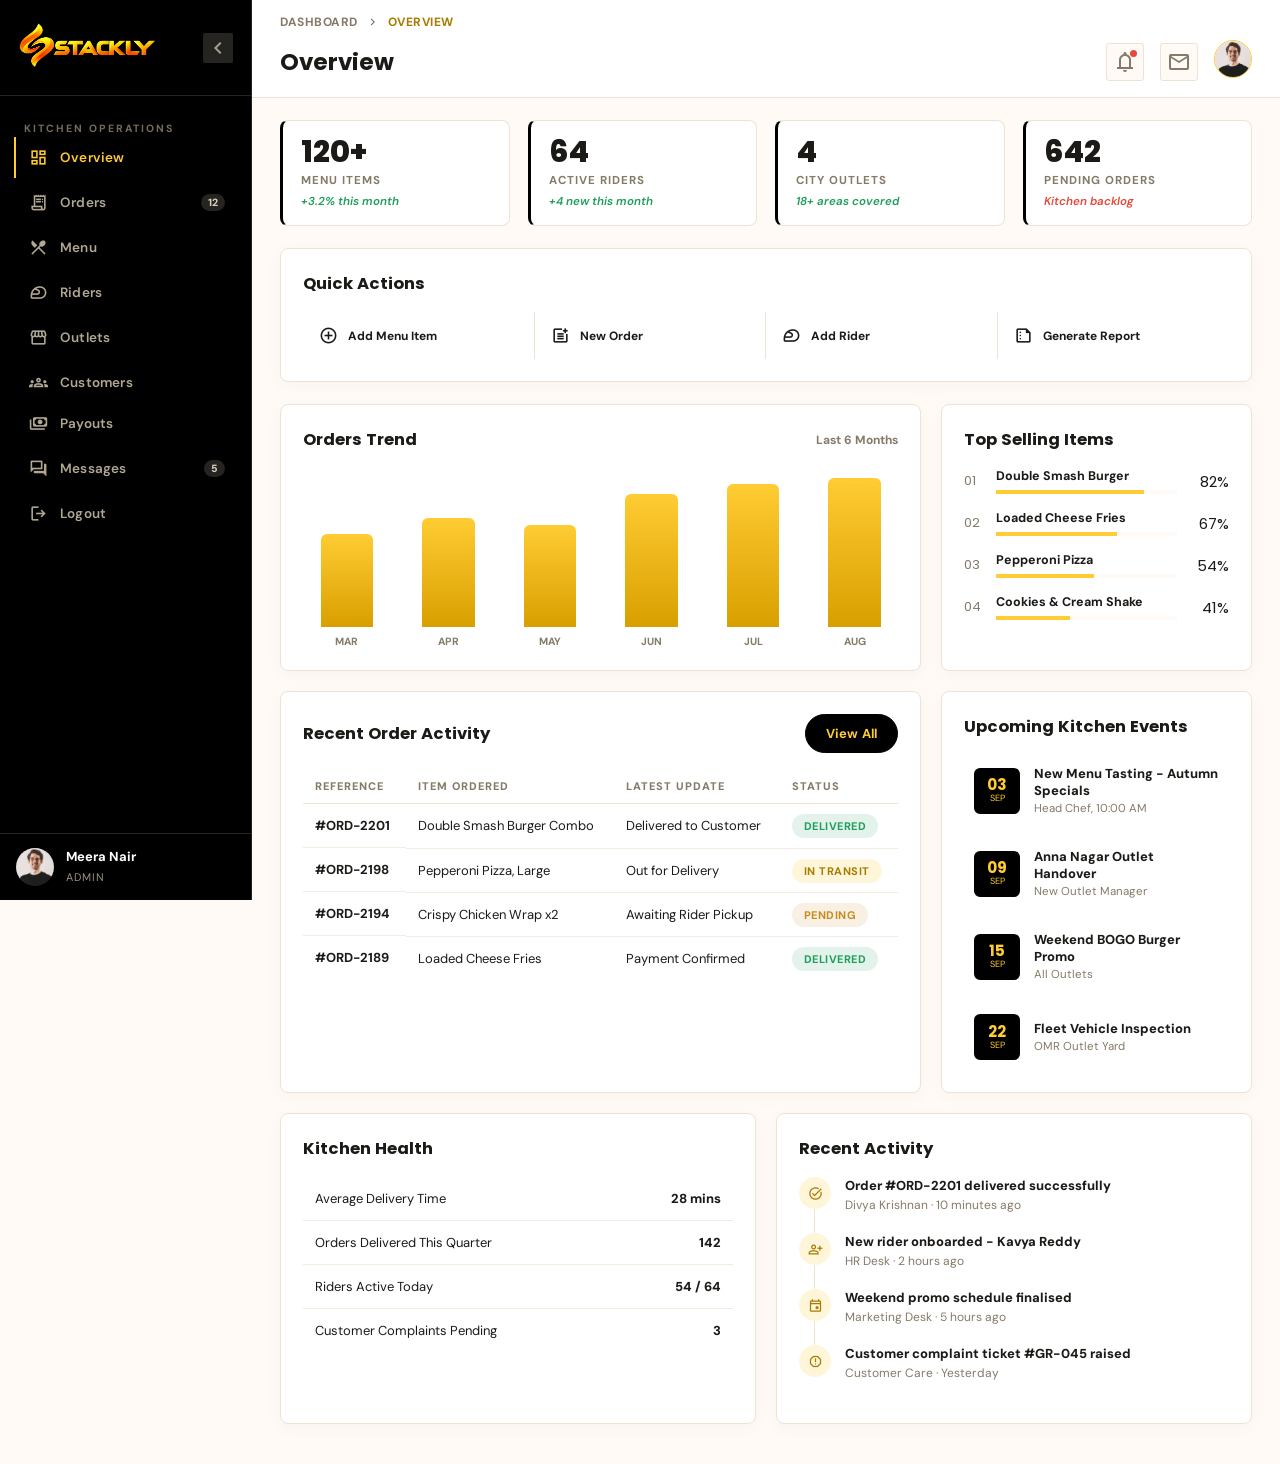
<file: admin.html>
<!DOCTYPE html>
<html lang="en">

<head>
    <meta charset="UTF-8">
    <meta name="viewport" content="width=device-width, initial-scale=1.0">
    <title>Stackly - Admin Dashboard</title>

    <link rel="preconnect" href="https://fonts.googleapis.com">
    <link rel="preconnect" href="https://fonts.gstatic.com" crossorigin>
    <link rel="stylesheet"
        href="https://fonts.googleapis.com/css2?family=Material+Symbols+Outlined:opsz,wght,FILL,GRAD@20..48,100..700,0,-50..200" />

    <link
        href="https://fonts.googleapis.com/css2?family=DM+Sans:wght@400;500;600;700&family=Poppins:wght@500;600;700;800&display=swap"
        rel="stylesheet">

    <style>
        * {
            margin: 0;
            padding: 0;
            box-sizing: border-box;
        }

        :root {
            --pcolor: #FFCC33;
            --pcolor-dim: rgba(255, 204, 51, .18);
            --dark: #000000;
            --panel-dark: #141212;
            --ink: #1c1a17;
            --sub: #857a68;
            --line: #ece3d3;
            --bg: #fffaf5;
            --card: #FFFFFF;
            --good: #1e9e5a;
            --warn: #c78a1c;
            --tomato: #e6483a;
            --r: 3px;
        }

        body {
            background: var(--bg);
            font-family: 'DM Sans', sans-serif;
            display: flex;
            overflow-x: hidden;
            min-height: 100vh;
            color: var(--ink);
        }

        .material-symbols-outlined {
            font-variation-settings: 'FILL' 0, 'wght' 400, 'GRAD' 0, 'opsz' 24;
        }

        /* ================= SIDEBAR ================= */
        .sidebar {
            width: 252px;
            flex-shrink: 0;
            background: var(--dark);
            display: flex;
            flex-direction: column;
            height: 100vh;
            position: sticky;
            top: 0;
            transition: width .3s ease;
            border-right: 1px solid #262421;
        }

        .sidebar.collapsed {
            width: 78px;
        }

        .sidebar.collapsed .nav-group-label,
        .sidebar.collapsed .side-nav button span.label,
        .sidebar.collapsed .side-nav button .badge-count,
        .sidebar.collapsed .sidebar-footer .who,
        .sidebar.collapsed .sidebar-logo img {
            display: none;
        }

        .sidebar.collapsed .sidebar-footer {
            justify-content: center;
        }

        .sidebar.collapsed .side-nav button {
            justify-content: center;
        }

        .sidebar-top {
            display: flex;
            align-items: center;
            justify-content: space-between;
            padding: 22px 18px;
            border-bottom: 1px solid #262421;
        }

        .sidebar-logo {
            display: flex;
            align-items: center;
            gap: 10px;
        }

        .sidebar-logo img {
            width: clamp(110px, 12vw, 138px);
        }

        .rail-toggle {
            background: #262421;
            border: none;
            color: #a99f8d;
            width: 30px;
            height: 30px;
            border-radius: 2px;
            display: flex;
            align-items: center;
            justify-content: center;
            cursor: pointer;
            flex-shrink: 0;
        }

        .rail-toggle:hover {
            color: var(--pcolor);
        }

        .sidebar-logo .adminclose {
            color: white;
            display: none;
            cursor: pointer;
        }

        .sidebar-scroll {
            flex: 1;
            overflow-y: auto;
            padding: 20px 14px;
        }

        .nav-group-label {
            font-size: 10.5px;
            letter-spacing: 2px;
            text-transform: uppercase;
            color: #766c5c;
            padding: 0 10px;
            margin: 18px 0 10px;
            font-weight: 700;
        }

        .nav-group-label:first-child {
            margin-top: 0;
        }

        .side-nav {
            display: flex;
            flex-direction: column;
            gap: 4px;
        }

        .side-nav button {
            display: flex;
            align-items: center;
            gap: 12px;
            width: 100%;
            padding: 11px 12px 11px 13px;
            border: none;
            border-left: 2px solid transparent;
            background: transparent;
            color: #b1a793;
            font-family: 'DM Sans', sans-serif;
            font-size: 13.5px;
            font-weight: 600;
            letter-spacing: .2px;
            border-radius: 0;
            cursor: pointer;
            text-align: left;
            transition: .3s ease;
            position: relative;
        }

        .side-nav button .material-symbols-outlined {
            font-size: 19px;
            flex-shrink: 0;
        }

        .side-nav button .badge-count {
            margin-left: auto;
            font-size: 10.5px;
            font-weight: 800;
            color: #d8cfbe;
            background: #262421;
            padding: 2px 7px;
            border-radius: 20px;
        }

        .side-nav button.active .badge-count {
            color: var(--pcolor);
            background: rgba(255, 204, 51, .16);
        }

        .side-nav button:hover {
            color: #fff;
            border-left-color: #4a463d;
        }

        .side-nav button.active {
            background: transparent;
            color: var(--pcolor);
            border-left-color: var(--pcolor);
        }

        .sidebar-footer {
            display: flex;
            align-items: center;
            gap: 12px;
            padding: 14px 16px;
            border-top: 1px solid #262421;
        }

        .sidebar-footer img {
            width: 38px;
            height: 38px;
            border-radius: 50%;
            object-fit: cover;
            flex-shrink: 0;
        }

        .sidebar-footer h4 {
            color: #fff;
            font-size: 13px;
            font-weight: 700;
        }

        .sidebar-footer span {
            color: #9a9182;
            font-size: 11px;
            text-transform: uppercase;
            letter-spacing: 1px;
        }

        /* ================= MAIN AREA ================= */
        .main {
            flex: 1;
            display: flex;
            flex-direction: column;
            min-width: 0;
        }

        .topbar {
            background: var(--card);
            border-bottom: 1px solid var(--line);
            padding: 14px 28px;
            display: flex;
            flex-direction: column;
            gap: 10px;
            position: sticky;
            top: 0;
            z-index: 50;
        }

        .topbar-row1 {
            display: flex;
            justify-content: space-between;
            align-items: center;
        }

        .breadcrumb {
            display: flex;
            align-items: center;
            gap: 8px;
            font-size: 12px;
            color: var(--sub);
            font-weight: 700;
            text-transform: uppercase;
            letter-spacing: .5px;
        }

        .breadcrumb .current {
            color: #a67b00;
        }

        .topbarimgcontainer {
            display: none;
            align-items: center;
            gap: 16px;
        }

        .topbarimgcontainer .topbarmenu {
            font-size: 22px;
            display: none;
            color: var(--ink);
            cursor: pointer;
        }

        .topbarimgcontainer .tlogo {
            display: none;
            align-items: center;
            gap: 8px;
        }

        .tlogo img {
            width: 100px;
        }

        .topbar-date {
            font-size: 12px;
            color: var(--sub);
            font-weight: 700;
        }

        .topbar-row2 {
            display: flex;
            justify-content: space-between;
            align-items: center;
            gap: 20px;
        }

        .topbar h2 {
            font-family: 'Poppins', sans-serif;
            font-weight: 700;
            font-size: 23px;
            color: var(--ink);
        }

        .topbar-right {
            display: flex;
            align-items: center;
            gap: 16px;
        }

        .search-box {
            display: flex;
            align-items: center;
            gap: 8px;
            background: var(--bg);
            border: 1px solid var(--line);
            border-radius: 3px;
            padding: 9px 15px;
        }

        .search-box input {
            border: none;
            background: transparent;
            outline: none;
            font-size: 13px;
            width: 200px;
            color: var(--ink);
            font-family: 'DM Sans', sans-serif;
        }

        .search-box input::placeholder {
            color: #b0a692;
        }

        .search-box>.material-symbols-outlined {
            color: var(--sub);
            font-size: 18px;
            cursor: pointer;
        }

        .icon-btn {
            position: relative;
            color: var(--sub);
            cursor: pointer;
            background: var(--bg);
            border: 1px solid var(--line);
            width: 38px;
            height: 38px;
            border-radius: 3px;
            display: flex;
            align-items: center;
            justify-content: center;
        }

        .icon-btn .dot {
            position: absolute;
            top: 6px;
            right: 6px;
            width: 7px;
            height: 7px;
            border-radius: 50%;
            background: var(--tomato);
        }

        .topbar-avatar img {
            width: 38px;
            height: 38px;
            border-radius: 50%;
            object-fit: cover;
            border: 1px solid var(--pcolor);
        }

        .content-scroll {
            padding: 22px 28px 40px;
            display: flex;
            flex-direction: column;
            gap: 22px;
        }

        .view {
            display: none;
            flex-direction: column;
            gap: 22px;
        }

        .view.active {
            display: flex;
        }

        .d-btn {
            padding: 10px 20px;
            background: var(--dark);
            border: 1px solid var(--dark);
            color: var(--pcolor);
            cursor: pointer;
            transition: .3s ease;
            font-size: 13px;
            font-weight: 700;
            letter-spacing: .2px;
            font-family: 'DM Sans', sans-serif;
            border-radius: 30px;
            text-wrap: nowrap;
        }

        .d-btn:hover {
            background: var(--pcolor);
            border-color: var(--pcolor);
            color: #181818;
        }

        .d-btn.ghost {
            background: transparent;
            color: var(--dark);
        }

        .d-btn.ghost:hover {
            background: var(--pcolor-dim);
            color: var(--ink);
        }

        .panel {
            background: var(--card);
            border: 1px solid var(--line);
            border-radius: 8px;
            padding: 22px;
            overflow-x: auto;
            box-shadow: 0 4px 18px rgba(25, 25, 25, 0.03);
        }

        .panel h3 {
            font-family: 'Poppins', sans-serif;
            font-weight: 700;
            font-size: 16.5px;
            color: var(--ink);
            margin-bottom: 16px;
        }

        .panel-head {
            display: flex;
            justify-content: space-between;
            align-items: center;
            margin-bottom: 16px;
            gap: 12px;
            flex-wrap: wrap;
        }

        .panel-head h3 {
            margin-bottom: 0;
        }

        .filter-chips {
            display: flex;
            gap: 8px;
            flex-wrap: wrap;
        }

        .filter-chips button {
            padding: 7px 16px;
            border-radius: 30px;
            border: 1px solid var(--line);
            background: var(--bg);
            font-size: 12px;
            font-weight: 700;
            color: var(--sub);
            cursor: pointer;
            font-family: 'DM Sans', sans-serif;
            transition: .2s ease;
        }

        .filter-chips button.active,
        .filter-chips button:hover {
            background: var(--pcolor);
            border-color: var(--pcolor);
            color: #181818;
        }

        /* ---------- BENTO GRID ---------- */
        .bento {
            display: grid;
            grid-template-columns: repeat(12, 1fr);
            gap: 20px;
        }

        .bento .span-8 {
            grid-column: span 8;
        }

        .bento .span-4 {
            grid-column: span 4;
        }

        .bento .span-6 {
            grid-column: span 6;
        }

        .bento .span-12 {
            grid-column: span 12;
        }

        .stat-row {
            display: grid;
            grid-template-columns: repeat(4, 1fr);
            gap: 18px;
        }

        .stat-card {
            background: var(--card);
            border: 1px solid var(--line);
            border-left: 3px solid var(--dark);
            border-radius: 8px;
            padding: 16px 18px;
            display: flex;
            flex-direction: column;
            gap: 6px;
            transition: .25s ease;
        }

        .stat-card:hover {
            border-left-color: var(--pcolor);
        }

        .stat-card .material-symbols-outlined {
            display: none;
        }

        .stat-card .stat-info {
            display: flex;
            flex-direction: column;
            gap: 6px;
        }

        .stat-card h2 {
            font-family: 'Poppins', sans-serif;
            font-weight: 800;
            font-size: 30px;
            color: var(--ink);
            line-height: 1;
        }

        .stat-card p {
            font-size: 11.5px;
            color: var(--sub);
            text-transform: uppercase;
            letter-spacing: 1px;
            font-weight: 700;
        }

        .stat-card .delta {
            font-size: 11.5px;
            color: var(--good);
            font-weight: 600;
            font-style: italic;
        }

        .stat-card .delta.down {
            color: var(--tomato);
        }

        .bar-chart {
            display: flex;
            align-items: flex-end;
            gap: 14px;
            height: 180px;
            padding-top: 10px;
        }

        .bar-chart .bar-col {
            flex: 1;
            display: flex;
            flex-direction: column;
            align-items: center;
            gap: 8px;
            height: 100%;
            justify-content: flex-end;
        }

        .bar-chart .bar {
            width: 60%;
            background: linear-gradient(180deg, var(--pcolor), #d99f00);
            border-radius: 6px 6px 0 0;
            min-height: 6px;
        }

        .bar-chart .bar-col span {
            font-size: 10.5px;
            color: var(--sub);
            font-weight: 700;
            text-transform: uppercase;
        }

        .rank-list {
            display: flex;
            flex-direction: column;
            gap: 16px;
        }

        .rank-row {
            display: grid;
            grid-template-columns: 20px 1fr 40px;
            align-items: center;
            gap: 12px;
        }

        .rank-row .rank-num {
            font-family: 'Poppins', sans-serif;
            font-size: 13px;
            color: var(--sub);
        }

        .rank-row .rank-main {
            display: flex;
            flex-direction: column;
            gap: 6px;
        }

        .rank-row .rank-label {
            display: flex;
            justify-content: space-between;
            font-size: 12.5px;
            font-weight: 700;
            color: var(--ink);
        }

        .rank-row .rank-track {
            width: 100%;
            height: 4px;
            background: var(--bg);
        }

        .rank-row .rank-fill {
            height: 100%;
            background: var(--pcolor);
        }

        .rank-row .rank-pct {
            text-align: right;
            font-family: 'Poppins', sans-serif;
            font-size: 15px;
            color: var(--ink);
        }

        .timeline {
            display: flex;
            flex-direction: column;
            gap: 0;
        }

        .timeline .t-item {
            display: flex;
            gap: 14px;
            padding-bottom: 20px;
            position: relative;
        }

        .timeline .t-item:not(:last-child)::before {
            content: "";
            position: absolute;
            left: 15px;
            top: 32px;
            bottom: 0;
            width: 1px;
            background: var(--line);
        }

        .timeline .t-dot {
            width: 32px;
            height: 32px;
            border-radius: 50%;
            background: var(--pcolor-dim);
            color: #a67b00;
            display: flex;
            align-items: center;
            justify-content: center;
            font-size: 15px;
            flex-shrink: 0;
        }

        .timeline .t-body h5 {
            font-size: 13px;
            font-weight: 800;
            margin-bottom: 3px;
        }

        .timeline .t-body p {
            font-size: 12px;
            color: var(--sub);
        }

        .event-list {
            display: flex;
            flex-direction: column;
            gap: 12px;
        }

        .event-item {
            display: flex;
            align-items: center;
            gap: 14px;
            padding: 10px;
            border-radius: 6px;
            transition: .2s ease;
        }

        .event-item:hover {
            background: var(--bg);
        }

        .event-date {
            background: var(--dark);
            color: var(--pcolor);
            width: 46px;
            height: 46px;
            border-radius: 6px;
            display: flex;
            flex-direction: column;
            align-items: center;
            justify-content: center;
            flex-shrink: 0;
        }

        .event-date strong {
            font-size: 15px;
            font-family: 'Poppins', sans-serif;
            line-height: 1;
        }

        .event-date span {
            font-size: 9px;
            text-transform: uppercase;
        }

        .event-info h5 {
            font-size: 13px;
            font-weight: 800;
            margin-bottom: 2px;
        }

        .event-info p {
            font-size: 11.5px;
            color: var(--sub);
        }

        .quick-actions {
            display: grid;
            grid-template-columns: repeat(4, 1fr);
        }

        .quick-actions button {
            display: flex;
            align-items: center;
            gap: 10px;
            padding: 14px 16px;
            border: none;
            border-right: 1px solid var(--line);
            background: transparent;
            cursor: pointer;
            font-family: 'DM Sans', sans-serif;
            transition: .2s ease;
        }

        .quick-actions button:last-child {
            border-right: none;
        }

        .quick-actions button:hover {
            background: var(--bg);
        }

        .quick-actions button:hover span {
            color: #a67b00;
        }

        .quick-actions .material-symbols-outlined {
            color: var(--ink);
            font-size: 19px;
        }

        .quick-actions span {
            font-size: 12px;
            font-weight: 700;
            color: var(--ink);
            text-align: left;
            transition: .2s ease;
        }

        table {
            width: 100%;
            border-collapse: collapse;
        }

        thead th {
            text-align: left;
            font-size: 11px;
            color: var(--sub);
            text-transform: uppercase;
            letter-spacing: 1px;
            padding: 10px 12px;
            border-bottom: 1px solid var(--line);
            font-weight: 800;
        }

        tbody td {
            padding: 13px 12px;
            font-size: 13px;
            color: var(--ink);
            border-bottom: 1px solid #f2ece0;
            text-wrap: nowrap;
        }

        tbody tr:last-child td {
            border-bottom: none;
        }

        tbody tr {
            transition: .2s ease;
        }

        tbody tr:hover {
            background: var(--bg);
        }

        .cell-item {
            display: flex;
            align-items: center;
            gap: 10px;
            color: var(--ink);
            font-weight: 700;
        }

        .cell-item img {
            width: 34px;
            height: 34px;
            border-radius: 6px;
            object-fit: cover;
        }

        .badge {
            padding: 5px 12px;
            border-radius: 20px;
            font-size: 11px;
            font-weight: 700;
            text-transform: uppercase;
            letter-spacing: .5px;
        }

        .badge.delivered {
            background: rgba(30, 158, 90, 0.12);
            color: var(--good);
        }

        .badge.transit {
            background: var(--pcolor-dim);
            color: #a67b00;
        }

        .badge.pending {
            background: rgba(199, 138, 28, 0.12);
            color: var(--warn);
        }

        .badge.active {
            background: rgba(30, 158, 90, 0.12);
            color: var(--good);
        }

        .badge.maintenance {
            background: rgba(199, 138, 28, 0.12);
            color: var(--warn);
        }

        .pagination {
            display: flex;
            justify-content: flex-end;
            align-items: center;
            gap: 8px;
            margin-top: 16px;
        }

        .pagination button {
            width: 32px;
            height: 32px;
            border-radius: 6px;
            border: 1px solid var(--line);
            background: var(--bg);
            font-size: 12px;
            font-weight: 700;
            color: var(--ink);
            cursor: pointer;
        }

        .pagination button.active {
            background: var(--dark);
            border-color: var(--dark);
            color: var(--pcolor);
        }

        /* agent grid */
        .fleet-grid {
            display: grid;
            grid-template-columns: repeat(2, 1fr);
            gap: 16px;
        }

        .fleet-card {
            border: 1px solid var(--line);
            border-radius: 8px;
            overflow: hidden;
            background: var(--card);
            display: flex;
            align-items: center;
            gap: 16px;
            padding: 14px;
            transition: .3s ease;
        }

        .fleet-card:hover {
            border-color: var(--pcolor);
            box-shadow: 0 8px 20px rgba(255, 204, 51, 0.14);
        }

        .fleet-card img {
            width: 76px;
            height: 76px;
            border-radius: 8px;
            object-fit: cover;
            object-position: top;
            flex-shrink: 0;
        }

        .fleet-card-body {
            flex: 1;
        }

        .fleet-card-body h4 {
            font-family: 'Poppins', sans-serif;
            font-weight: 700;
            font-size: 15px;
            color: var(--ink);
            margin-bottom: 5px;
        }

        .fleet-card-body p {
            font-size: 11.5px;
            color: var(--sub);
            margin-bottom: 8px;
        }

        .fleet-card-body .contact-row {
            display: flex;
            gap: 10px;
        }

        .fleet-card-body .contact-row .material-symbols-outlined {
            font-size: 15px;
            color: #a67b00;
            background: var(--pcolor-dim);
            width: 26px;
            height: 26px;
            border-radius: 6px;
            display: flex;
            align-items: center;
            justify-content: center;
            cursor: pointer;
        }

        .contact-row span {
            cursor: pointer;
        }

        /* outlet gallery */
        .wh-grid {
            display: grid;
            grid-template-columns: repeat(3, 1fr);
            gap: 20px;
        }

        .wh-card {
            position: relative;
            overflow: hidden;
            height: 170px;
            border-radius: 10px;
            border: 1px solid var(--line);
        }

        .wh-card img {
            width: 100%;
            height: 100%;
            object-fit: cover;
            transition: .6s ease;
        }

        .wh-card:hover img {
            transform: scale(1.08);
        }

        .wh-card .overlay {
            position: absolute;
            inset: 0;
            background: linear-gradient(180deg, rgba(20, 18, 18, 0.05) 40%, rgba(20, 18, 18, 0.88) 100%);
            display: flex;
            flex-direction: column;
            justify-content: flex-end;
            padding: 16px;
        }

        .wh-card .overlay h4 {
            color: #fff;
            font-family: 'Poppins', sans-serif;
            font-weight: 700;
            font-size: 15px;
        }

        .wh-card .overlay span {
            color: var(--pcolor);
            font-size: 11px;
            text-transform: uppercase;
            letter-spacing: 1px;
        }

        .budget-row {
            display: flex;
            flex-direction: column;
            gap: 16px;
        }

        .budget-item h5 {
            display: flex;
            justify-content: space-between;
            font-size: 12.5px;
            font-weight: 800;
            margin-bottom: 8px;
        }

        .budget-item h5 span {
            color: var(--sub);
            font-weight: 700;
        }

        .budget-track {
            width: 100%;
            height: 9px;
            background: var(--bg);
            border-radius: 30px;
            overflow: hidden;
            border: 1px solid var(--line);
        }

        .budget-fill {
            height: 100%;
            background: linear-gradient(90deg, #d99f00, var(--pcolor));
            border-radius: 30px;
        }

        .student-list {
            display: flex;
            flex-direction: column;
            gap: 10px;
        }

        .student-row {
            display: flex;
            align-items: center;
            gap: 14px;
            padding: 10px;
            border-radius: 8px;
            border: 1px solid var(--line);
        }

        .student-row img {
            width: 40px;
            height: 40px;
            border-radius: 6px;
            object-fit: cover;
        }

        .student-row .s-info {
            flex: 1;
        }

        .student-row .s-info h5 {
            font-size: 13px;
            font-weight: 800;
        }

        .student-row .s-info p {
            font-size: 11.5px;
            color: var(--sub);
        }

        /* ---------- menu item gallery cards ---------- */
        .listing-grid {
            display: grid;
            grid-template-columns: repeat(3, 1fr);
            gap: 18px;
        }

        .listing-card {
            border: 1px solid var(--line);
            border-radius: 10px;
            overflow: hidden;
            background: var(--card);
            transition: .3s ease;
            cursor: pointer;
        }

        .listing-card:hover {
            border-color: var(--pcolor);
            box-shadow: 0 8px 20px rgba(255, 204, 51, 0.14);
        }

        .listing-card .l-img {
            position: relative;
            height: 150px;
        }

        .listing-card .l-img img {
            width: 100%;
            height: 100%;
            object-fit: cover;
        }

        .listing-card .l-tag {
            position: absolute;
            top: 10px;
            left: 10px;
            background: var(--dark);
            color: var(--pcolor);
            font-size: 10.5px;
            font-weight: 800;
            text-transform: uppercase;
            letter-spacing: .5px;
            padding: 4px 10px;
            border-radius: 20px;
        }

        .listing-card .l-body {
            padding: 14px 16px;
        }

        .listing-card .l-body h4 {
            font-family: 'Poppins', sans-serif;
            font-weight: 700;
            font-size: 15.5px;
            margin-bottom: 4px;
        }

        .listing-card .l-body p.loc {
            font-size: 11.5px;
            color: var(--sub);
            margin-bottom: 10px;
        }

        .listing-card .l-meta {
            display: flex;
            justify-content: space-between;
            align-items: center;
            border-top: 1px solid var(--line);
            padding-top: 10px;
        }

        .listing-card .l-price {
            font-family: 'Poppins', sans-serif;
            font-size: 16px;
            color: var(--ink);
        }

        .listing-card .l-specs {
            display: flex;
            gap: 8px;
            font-size: 11px;
            color: var(--sub);
            font-weight: 700;
        }

        /* ---------- order pipeline / kanban ---------- */
        .pipeline {
            display: grid;
            grid-template-columns: repeat(4, 1fr);
            gap: 16px;
        }

        .pipeline-col h4 {
            font-size: 11.5px;
            text-transform: uppercase;
            letter-spacing: 1px;
            color: var(--sub);
            font-weight: 800;
            margin-bottom: 12px;
            padding-bottom: 10px;
            border-bottom: 2px solid var(--dark);
        }

        .pipeline-card {
            background: var(--bg);
            border: 1px solid var(--line);
            border-radius: 8px;
            padding: 12px;
            margin-bottom: 10px;
        }

        .pipeline-card h5 {
            font-size: 12.5px;
            font-weight: 800;
            margin-bottom: 4px;
        }

        .pipeline-card p {
            font-size: 11px;
            color: var(--sub);
            margin-bottom: 8px;
        }

        .pipeline-card .p-val {
            font-family: 'Poppins', sans-serif;
            font-size: 14px;
            color: var(--ink);
        }

        /* ---------- message inbox ---------- */
        .inbox-list {
            display: flex;
            flex-direction: column;
        }

        .inbox-row {
            display: flex;
            gap: 14px;
            padding: 14px 6px;
            border-bottom: 1px solid var(--line);
            cursor: pointer;
            transition: .2s ease;
        }

        .inbox-row:last-child {
            border-bottom: none;
        }

        .inbox-row:hover {
            background: var(--bg);
        }

        .inbox-row.unread {
            border-left: 2px solid var(--pcolor);
        }

        .inbox-row img {
            width: 42px;
            height: 42px;
            border-radius: 50%;
            object-fit: cover;
            flex-shrink: 0;
        }

        .inbox-body {
            flex: 1;
            min-width: 0;
        }

        .inbox-body .inbox-top {
            display: flex;
            justify-content: space-between;
            gap: 10px;
        }

        .inbox-body h5 {
            font-size: 13px;
            font-weight: 800;
        }

        .inbox-body .inbox-time {
            font-size: 11px;
            color: var(--sub);
            text-wrap: nowrap;
        }

        .inbox-body p {
            font-size: 12px;
            color: var(--sub);
            white-space: nowrap;
            overflow: hidden;
            text-overflow: ellipsis;
        }

        /* ---------- calendar ---------- */
        .cal-grid {
            display: grid;
            grid-template-columns: repeat(7, 1fr);
            gap: 6px;
        }

        .cal-grid .cal-dow {
            font-size: 10.5px;
            font-weight: 800;
            text-transform: uppercase;
            color: var(--sub);
            text-align: center;
            padding-bottom: 8px;
        }

        .cal-cell {
            aspect-ratio: 1;
            border: 1px solid var(--line);
            border-radius: 6px;
            padding: 6px;
            font-size: 12px;
            font-weight: 700;
            color: var(--ink);
            position: relative;
        }

        .cal-cell.muted {
            color: #d8cfbe;
        }

        .cal-cell.has-event::after {
            content: "";
            position: absolute;
            bottom: 6px;
            left: 6px;
            width: 6px;
            height: 6px;
            border-radius: 50%;
            background: var(--pcolor);
        }

        .cal-cell.today {
            border-color: var(--pcolor);
            border-width: 2px;
        }

        /* ---------- settings-style form ---------- */
        .settings-grid {
            display: grid;
            grid-template-columns: 1fr 1fr;
            gap: 16px;
        }

        .field {
            display: flex;
            flex-direction: column;
            gap: 6px;
        }

        .field label {
            font-size: 11.5px;
            font-weight: 700;
            color: var(--sub);
            text-transform: uppercase;
            letter-spacing: .5px;
        }

        .field input,
        .field select {
            padding: 10px 12px;
            border: 1px solid var(--line);
            background: var(--bg);
            font-family: 'DM Sans', sans-serif;
            font-size: 13px;
            color: var(--ink);
            border-radius: 6px;
        }

        .field input:focus,
        .field select:focus {
            outline: none;
            border-color: var(--pcolor);
        }

        .toggle-row {
            display: flex;
            justify-content: space-between;
            align-items: center;
            padding: 12px 0;
            border-bottom: 1px solid var(--line);
        }

        .toggle-row:last-child {
            border-bottom: none;
        }

        .toggle-row h5 {
            font-size: 13px;
            font-weight: 800;
            margin-bottom: 2px;
        }

        .toggle-row p {
            font-size: 11.5px;
            color: var(--sub);
        }

        .switch {
            width: 40px;
            height: 22px;
            background: var(--line);
            border-radius: 20px;
            position: relative;
            cursor: pointer;
            flex-shrink: 0;
        }

        .switch::after {
            content: "";
            position: absolute;
            width: 16px;
            height: 16px;
            background: #fff;
            border-radius: 50%;
            top: 3px;
            left: 3px;
            transition: .2s ease;
        }

        .switch.on {
            background: var(--pcolor);
        }

        .switch.on::after {
            left: 21px;
        }

        /* ---------- NEW: menu extra sections ---------- */
        .ingredient-tags {
            display: flex;
            flex-wrap: wrap;
            gap: 6px;
            margin-bottom: 10px;
        }

        .ingredient-tags span {
            font-size: 10.5px;
            font-weight: 700;
            color: var(--sub);
            background: var(--bg);
            border: 1px solid var(--line);
            padding: 3px 10px;
            border-radius: 20px;
        }

        .stars {
            color: var(--pcolor);
            font-size: 13px;
            letter-spacing: 1px;
        }

        .review-row {
            display: flex;
            gap: 12px;
            padding: 12px 0;
            border-bottom: 1px solid var(--line);
        }

        .review-row:last-child {
            border-bottom: none;
        }

        .review-row img {
            width: 36px;
            height: 36px;
            border-radius: 50%;
            object-fit: cover;
            flex-shrink: 0;
        }

        .review-body h5 {
            font-size: 12.5px;
            font-weight: 800;
            margin-bottom: 2px;
        }

        .review-body p {
            font-size: 12px;
            color: var(--sub);
        }

        .combo-list {
            display: flex;
            flex-direction: column;
            gap: 12px;
        }

        .combo-row {
            display: flex;
            align-items: center;
            gap: 14px;
            padding: 10px;
            border: 1px solid var(--line);
            border-radius: 8px;
        }

        .combo-row img {
            width: 46px;
            height: 46px;
            border-radius: 6px;
            object-fit: cover;
            flex-shrink: 0;
        }

        .combo-row .c-info {
            flex: 1;
        }

        .combo-row .c-info h5 {
            font-size: 12.5px;
            font-weight: 800;
        }

        .combo-row .c-info p {
            font-size: 11px;
            color: var(--sub);
        }

        .combo-row .c-price {
            font-family: 'Poppins', sans-serif;
            font-size: 14px;
            color: var(--ink);
        }


      
        @media (max-width: 1250px) {
            .bento .span-8 {
                grid-column: span 12;
            }

            .bento .span-4 {
                grid-column: span 12;
            }

            .bento .span-6 {
                grid-column: span 12;
            }
        }

        @media (max-width: 1100px) {

            .stat-row,
            .wh-grid,
            .listing-grid,
            .pipeline {
                grid-template-columns: repeat(2, 1fr);
            }

            .quick-actions {
                grid-template-columns: repeat(2, 1fr);
            }

            .settings-grid {
                grid-template-columns: 1fr;
            }
        }

        @media (max-width: 900px) {

            .sidebar {
                position: fixed;
                inset: 0px;
                transform: translateX(-120%);
                transition: .2s ease;
                z-index: 9999;
                width: 280px !important;
            }

              body.menu-open {
            overflow: hidden;
            height: 100vh;
        }


            .sidebar-logo {
                display: flex;
                align-items: center;
                justify-content: space-between;
                width: 100%;
            }

            .sidebar.vis {
                transform: translateX(0);
            }

            .sidebar.collapsed .nav-group-label,
            .sidebar.collapsed .side-nav button span.label,
            .sidebar.collapsed .side-nav button .badge-count,
            .sidebar.collapsed .sidebar-footer .who,
            .sidebar.collapsed .sidebar-logo img {
                display: initial;
            }

            .rail-toggle {
                display: none;
            }

            .topbar>h2 {
                display: none;
            }

            .search-box {
                display: none;
            }

            .topbar {
                padding: 14px 16px;
            }

            .topbarimgcontainer {
                display: flex;
            }

            .topbarimgcontainer .topbarmenu,
            .topbarimgcontainer .tlogo {
                display: flex;
            }

            .sidebar-top {
                justify-content: space-between;
            }

            .sidebar-logo .adminclose {
                display: block;
            }

            .content-scroll {
                padding: 18px 16px 30px;
            }

            .fleet-grid {
                grid-template-columns: 1fr;
            }
        }

        @media (max-width: 560px) {

            .stat-row,
            .wh-grid,
            .quick-actions,
            .listing-grid,
            .pipeline {
                grid-template-columns: 1fr;
            }

            .topbar-row2 {
                flex-wrap: wrap;
                gap: 12px;
            }

            #topbarTitle {
                display: none;
            }

            .topbar-date {
                display: none;
            }

            .icon-btn {
                width: 28px;
                height: 28px;
            }

            .icon-btn span {
                font-size: 20px;
            }

            .icon-btn .dot {
                top: 2px;
                right: 2px;
                height: 6px;
                width: 6px;
            }

            .topbar-avatar img {
                width: 35px;
                height: 35px;
                margin-top: 4px;
            }

            .topbar-right {
                gap: 10px;
            }

            .fleet-card img {
                width: 36px;
                height: 36px;
            }

        }
    </style>
</head>

<body>

    <!-- ================= SIDEBAR ================= -->
    <aside class="sidebar">
        <div class="sidebar-top">
            <div class="sidebar-logo">
                <a href="index.html"><img src="./src/logo.webp" alt="Stackly Logo"></a>
                <span class="material-symbols-outlined adminclose">close</span>
            </div>
            <button class="rail-toggle" id="railToggle"><span
                    class="material-symbols-outlined">chevron_left</span></button>
        </div>

        <div class="sidebar-scroll">
            <span class="nav-group-label">Kitchen Operations</span>
            <nav class="side-nav">
                <button class="active" onclick="showView('overview', this)"><span
                        class="material-symbols-outlined">dashboard</span> <span class="label">Overview</span></button>
                <button onclick="showView('orders', this)"><span class="material-symbols-outlined">receipt_long</span>
                    <span class="label">Orders</span><span class="badge-count">12</span></button>
                <button onclick="showView('listings', this)"><span
                        class="material-symbols-outlined">restaurant_menu</span>
                    <span class="label">Menu</span></button>
                <button onclick="showView('staff', this)"><span
                        class="material-symbols-outlined">sports_motorsports</span>
                    <span class="label">Riders</span></button>
                <button onclick="showView('branches', this)"><span class="material-symbols-outlined">storefront</span>
                    <span class="label">Outlets</span></button>
                <button onclick="showView('clients', this)"><span class="material-symbols-outlined">groups</span>
                    <span class="label">Customers</span></button>
            </nav>


            <nav class="side-nav">
                <button onclick="showView('deals', this)"><span class="material-symbols-outlined">payments</span>
                    <span class="label">Payouts</span></button>
                <button onclick="showView('messages', this)"><span class="material-symbols-outlined">forum</span>
                    <span class="label">Messages</span><span class="badge-count">5</span></button>

                <button class="logoutbtn"><span class="material-symbols-outlined">logout</span>
                    <span class="label">Logout</span></button>
            </nav>

        </div>

        <div class="sidebar-footer">
            <img src="./src/image_15.webp" alt="Admin">
            <div class="who">
                <h4 id="username">Meera Nair</h4>
                <span>Admin</span>
            </div>
        </div>
    </aside>

    <!-- ================= MAIN CONTENT ================= -->
    <main class="main">

        <div class="topbar">
            <div class="topbar-row1">
                <div class="breadcrumb">
                    <span>Dashboard</span> <span class="material-symbols-outlined"
                        style="font-size:14px;">chevron_right</span>
                    <span class="current" id="crumbTitle">Overview</span>
                </div>

            </div>

            <div class="topbar-row2">
                <div class="topbarimgcontainer">
                    <span class="material-symbols-outlined topbarmenu">menu</span>
                    <div class="tlogo">
                        <a href="index.html"><img src="./src/logo1.webp" alt="Stackly Logo"></a>
                    </div>
                </div>
                <h2 id="topbarTitle">Overview</h2>
                <div class="topbar-right">

                    <div class="icon-btn errorpage"><span class="material-symbols-outlined">notifications</span><span
                            class="dot"></span></div>
                    <div class="icon-btn errorpage"><span class="material-symbols-outlined">mail</span></div>
                    <div class="topbar-avatar"><img src="./src/image_15.webp" alt="Admin"></div>
                </div>
            </div>
        </div>

        <div class="content-scroll">

            <!-- ========== 1. OVERVIEW VIEW ========== -->
            <div class="view active" id="overview">

                <div class="stat-row">
                    <div class="stat-card">
                        <span class="material-symbols-outlined">restaurant_menu</span>
                        <div class="stat-info">
                            <h2>120+</h2>
                            <p>Menu Items</p>
                            <span class="delta">+3.2% this month</span>
                        </div>
                    </div>

                    <div class="stat-card">
                        <span class="material-symbols-outlined">sports_motorsports</span>
                        <div class="stat-info">
                            <h2>64</h2>
                            <p>Active Riders</p>
                            <span class="delta">+4 new this month</span>
                        </div>
                    </div>

                    <div class="stat-card">
                        <span class="material-symbols-outlined">storefront</span>
                        <div class="stat-info">
                            <h2>4</h2>
                            <p>City Outlets</p>
                            <span class="delta">18+ areas covered</span>
                        </div>
                    </div>

                    <div class="stat-card">
                        <span class="material-symbols-outlined">receipt_long</span>
                        <div class="stat-info">
                            <h2>642</h2>
                            <p>Pending Orders</p>
                            <span class="delta down">Kitchen backlog</span>
                        </div>
                    </div>
                </div>

                <div class="panel">
                    <h3>Quick Actions</h3>
                    <div class="quick-actions">
                        <button class="errorpage"><span class="material-symbols-outlined">add_circle</span><span>Add
                                Menu Item</span></button>
                        <button class="errorpage"><span class="material-symbols-outlined">post_add</span><span>New
                                Order</span></button>
                        <button class="errorpage"><span
                                class="material-symbols-outlined">sports_motorsports</span><span>Add
                                Rider</span></button>
                        <button class="errorpage"><span class="material-symbols-outlined">summarize</span><span>Generate
                                Report</span></button>
                    </div>
                </div>

                <div class="bento">
                    <div class="panel span-8">
                        <div class="panel-head">
                            <h3>Orders Trend</h3>
                            <span class="topbar-date">Last 6 Months</span>
                        </div>
                        <div class="bar-chart">
                            <div class="bar-col">
                                <div class="bar" style="height:55%;"></div><span>Mar</span>
                            </div>
                            <div class="bar-col">
                                <div class="bar" style="height:64%;"></div><span>Apr</span>
                            </div>
                            <div class="bar-col">
                                <div class="bar" style="height:60%;"></div><span>May</span>
                            </div>
                            <div class="bar-col">
                                <div class="bar" style="height:78%;"></div><span>Jun</span>
                            </div>
                            <div class="bar-col">
                                <div class="bar" style="height:84%;"></div><span>Jul</span>
                            </div>
                            <div class="bar-col">
                                <div class="bar" style="height:100%;"></div><span>Aug</span>
                            </div>
                        </div>
                    </div>

                    <div class="panel span-4">
                        <h3>Top Selling Items</h3>
                        <div class="rank-list">
                            <div class="rank-row">
                                <span class="rank-num">01</span>
                                <div class="rank-main">
                                    <div class="rank-label"><span>Double Smash Burger</span></div>
                                    <div class="rank-track">
                                        <div class="rank-fill" style="width:82%;"></div>
                                    </div>
                                </div>
                                <span class="rank-pct">82%</span>
                            </div>
                            <div class="rank-row">
                                <span class="rank-num">02</span>
                                <div class="rank-main">
                                    <div class="rank-label"><span>Loaded Cheese Fries</span></div>
                                    <div class="rank-track">
                                        <div class="rank-fill" style="width:67%;"></div>
                                    </div>
                                </div>
                                <span class="rank-pct">67%</span>
                            </div>
                            <div class="rank-row">
                                <span class="rank-num">03</span>
                                <div class="rank-main">
                                    <div class="rank-label"><span>Pepperoni Pizza</span></div>
                                    <div class="rank-track">
                                        <div class="rank-fill" style="width:54%;"></div>
                                    </div>
                                </div>
                                <span class="rank-pct">54%</span>
                            </div>
                            <div class="rank-row">
                                <span class="rank-num">04</span>
                                <div class="rank-main">
                                    <div class="rank-label"><span>Cookies & Cream Shake</span></div>
                                    <div class="rank-track">
                                        <div class="rank-fill" style="width:41%;"></div>
                                    </div>
                                </div>
                                <span class="rank-pct">41%</span>
                            </div>
                        </div>
                    </div>

                    <div class="panel span-8">
                        <div class="panel-head">
                            <h3>Recent Order Activity</h3>
                            <button class="d-btn errorpage">View All</button>
                        </div>

                        <table>
                            <thead>
                                <tr>
                                    <th>Reference</th>
                                    <th>Item Ordered</th>
                                    <th>Latest Update</th>
                                    <th>Status</th>
                                </tr>
                            </thead>

                            <tbody>
                                <tr>
                                    <td class="cell-item">#ORD-2201</td>
                                    <td>Double Smash Burger Combo</td>
                                    <td>Delivered to Customer</td>
                                    <td><span class="badge delivered">Delivered</span></td>
                                </tr>

                                <tr>
                                    <td class="cell-item">#ORD-2198</td>
                                    <td>Pepperoni Pizza, Large</td>
                                    <td>Out for Delivery</td>
                                    <td><span class="badge transit">In Transit</span></td>
                                </tr>

                                <tr>
                                    <td class="cell-item">#ORD-2194</td>
                                    <td>Crispy Chicken Wrap x2</td>
                                    <td>Awaiting Rider Pickup</td>
                                    <td><span class="badge pending">Pending</span></td>
                                </tr>

                                <tr>
                                    <td class="cell-item">#ORD-2189</td>
                                    <td>Loaded Cheese Fries</td>
                                    <td>Payment Confirmed</td>
                                    <td><span class="badge delivered">Delivered</span></td>
                                </tr>
                            </tbody>
                        </table>
                    </div>

                    <div class="panel span-4">
                        <h3>Upcoming Kitchen Events</h3>
                        <div class="event-list">
                            <div class="event-item">
                                <div class="event-date"><strong>03</strong><span>Sep</span></div>
                                <div class="event-info">
                                    <h5>New Menu Tasting - Autumn Specials</h5>
                                    <p>Head Chef, 10:00 AM</p>
                                </div>
                            </div>
                            <div class="event-item">
                                <div class="event-date"><strong>09</strong><span>Sep</span></div>
                                <div class="event-info">
                                    <h5>Anna Nagar Outlet Handover</h5>
                                    <p>New Outlet Manager</p>
                                </div>
                            </div>
                            <div class="event-item">
                                <div class="event-date"><strong>15</strong><span>Sep</span></div>
                                <div class="event-info">
                                    <h5>Weekend BOGO Burger Promo</h5>
                                    <p>All Outlets</p>
                                </div>
                            </div>
                            <div class="event-item">
                                <div class="event-date"><strong>22</strong><span>Sep</span></div>
                                <div class="event-info">
                                    <h5>Fleet Vehicle Inspection</h5>
                                    <p>OMR Outlet Yard</p>
                                </div>
                            </div>
                        </div>
                    </div>

                    <div class="panel span-6">
                        <h3>Kitchen Health</h3>
                        <table>
                            <tbody>
                                <tr>
                                    <td>Average Delivery Time</td>
                                    <td style="text-align:right;font-weight:800;color:var(--ink);">28 mins</td>
                                </tr>
                                <tr>
                                    <td>Orders Delivered This Quarter</td>
                                    <td style="text-align:right;font-weight:800;color:var(--ink);">142</td>
                                </tr>
                                <tr>
                                    <td>Riders Active Today</td>
                                    <td style="text-align:right;font-weight:800;color:var(--ink);">54 / 64</td>
                                </tr>
                                <tr>
                                    <td>Customer Complaints Pending</td>
                                    <td style="text-align:right;font-weight:800;color:var(--ink);">3</td>
                                </tr>
                            </tbody>
                        </table>
                    </div>

                    <div class="panel span-6">
                        <h3>Recent Activity</h3>
                        <div class="timeline">
                            <div class="t-item">
                                <div class="t-dot"><span class="material-symbols-outlined"
                                        style="font-size:15px;">task_alt</span></div>
                                <div class="t-body">
                                    <h5>Order #ORD-2201 delivered successfully</h5>
                                    <p>Divya Krishnan · 10 minutes ago</p>
                                </div>
                            </div>
                            <div class="t-item">
                                <div class="t-dot"><span class="material-symbols-outlined"
                                        style="font-size:15px;">person_add</span></div>
                                <div class="t-body">
                                    <h5>New rider onboarded - Kavya Reddy</h5>
                                    <p>HR Desk · 2 hours ago</p>
                                </div>
                            </div>
                            <div class="t-item">
                                <div class="t-dot"><span class="material-symbols-outlined"
                                        style="font-size:15px;">event</span></div>
                                <div class="t-body">
                                    <h5>Weekend promo schedule finalised</h5>
                                    <p>Marketing Desk · 5 hours ago</p>
                                </div>
                            </div>
                            <div class="t-item">
                                <div class="t-dot"><span class="material-symbols-outlined"
                                        style="font-size:15px;">report</span></div>
                                <div class="t-body">
                                    <h5>Customer complaint ticket #GR-045 raised</h5>
                                    <p>Customer Care · Yesterday</p>
                                </div>
                            </div>
                        </div>
                    </div>
                </div>
            </div>

            <!-- ========== 2. ORDERS VIEW ========== -->
            <div class="view" id="orders">
                <div class="stat-row">
                    <div class="stat-card">
                        <span class="material-symbols-outlined">receipt_long</span>
                        <div class="stat-info">
                            <h2>642</h2>
                            <p>Open Orders</p>
                        </div>
                    </div>
                    <div class="stat-card">
                        <span class="material-symbols-outlined">move_to_inbox</span>
                        <div class="stat-info">
                            <h2>58</h2>
                            <p>New This Week</p>
                        </div>
                    </div>
                    <div class="stat-card">
                        <span class="material-symbols-outlined">task_alt</span>
                        <div class="stat-info">
                            <h2>3,410</h2>
                            <p>Orders Delivered This Year</p>
                        </div>
                    </div>
                    <div class="stat-card">
                        <span class="material-symbols-outlined">priority_high</span>
                        <div class="stat-info">
                            <h2>12</h2>
                            <p>Flagged Orders</p>
                        </div>
                    </div>
                </div>

                <div class="panel">
                    <div class="panel-head">
                        <h3>Order Log</h3>
                        <button class="d-btn errorpage">New Order</button>
                    </div>

                    <div class="filter-chips" style="margin-bottom:16px;">
                        <button class="active errorpage">All</button>
                        <button class="errorpage">Delivered</button>
                        <button class="errorpage">In Transit</button>
                        <button class="errorpage">Pending</button>
                    </div>

                    <table>
                        <thead>
                            <tr>
                                <th>Reference</th>
                                <th>Customer</th>
                                <th>Item Ordered</th>
                                <th>Assigned Rider</th>
                                <th>Date Placed</th>
                                <th>Status</th>
                            </tr>
                        </thead>

                        <tbody>
                            <tr>
                                <td>#ORD-2201</td>
                                <td>Rahul Menon</td>
                                <td>Double Smash Burger Combo</td>
                                <td>Divya Krishnan</td>
                                <td>Jul 08</td>
                                <td><span class="badge delivered">Delivered</span></td>
                            </tr>

                            <tr>
                                <td>#ORD-2198</td>
                                <td>Sneha Pillai</td>
                                <td>Pepperoni Pizza, Large</td>
                                <td>Priya Suresh</td>
                                <td>Jul 07</td>
                                <td><span class="badge transit">In Transit</span></td>
                            </tr>

                            <tr>
                                <td>#ORD-2194</td>
                                <td>Arjun Nair</td>
                                <td>Crispy Chicken Wrap x2</td>
                                <td>Karthik Raja</td>
                                <td>Jul 07</td>
                                <td><span class="badge pending">Pending</span></td>
                            </tr>

                            <tr>
                                <td>#ORD-2189</td>
                                <td>Meghana Rao</td>
                                <td>Loaded Cheese Fries</td>
                                <td>Meera Nair</td>
                                <td>Jul 06</td>
                                <td><span class="badge delivered">Delivered</span></td>
                            </tr>

                            <tr>
                                <td>#ORD-2183</td>
                                <td>Vikram Das</td>
                                <td>Double Smash Burger Combo</td>
                                <td>Karthik Raja</td>
                                <td>Jul 05</td>
                                <td><span class="badge transit">In Transit</span></td>
                            </tr>
                        </tbody>
                    </table>

                    <div class="pagination">
                        <button class="errorpage">&lt;</button>
                        <button class="active errorpage">1</button>
                        <button class="errorpage">2</button>
                        <button class="errorpage">3</button>
                        <button class="errorpage">&gt;</button>
                    </div>
                </div>
            </div>

            <!-- ========== 3. MENU VIEW ========== -->
            <div class="view" id="listings">
                <div class="stat-row">
                    <div class="stat-card">
                        <span class="material-symbols-outlined">restaurant_menu</span>
                        <div class="stat-info">
                            <h2>120</h2>
                            <p>Total Menu Items</p>
                        </div>
                    </div>
                    <div class="stat-card">
                        <span class="material-symbols-outlined">verified</span>
                        <div class="stat-info">
                            <h2>104</h2>
                            <p>Available</p>
                        </div>
                    </div>
                    <div class="stat-card">
                        <span class="material-symbols-outlined">hourglass_top</span>
                        <div class="stat-info">
                            <h2>9</h2>
                            <p>Low Stock</p>
                        </div>
                    </div>
                    <div class="stat-card">
                        <span class="material-symbols-outlined">sell</span>
                        <div class="stat-info">
                            <h2>7</h2>
                            <p>Sold Out Today</p>
                        </div>
                    </div>
                </div>

                <div class="panel">
                    <div class="panel-head">
                        <h3>Live Menu</h3>
                        <div class="filter-chips">
                            <button class="active errorpage">All</button>
                            <button class="errorpage">Burgers</button>
                            <button class="errorpage">Pizza</button>
                            <button class="errorpage">Fries & Snacks</button>
                            <button class="errorpage">Drinks</button>
                        </div>
                    </div>

                    <div class="listing-grid">
                        <div class="listing-card errorpage">
                            <div class="l-img">
                                <img src="./src/image_6.webp" alt="Double Smash Burger">
                                <span class="l-tag">Available</span>
                            </div>
                            <div class="l-body">
                                <h4>Double Smash Burger</h4>
                                <p class="loc">Burgers · Beef patty, cheddar, house sauce</p>
                                <div class="ingredient-tags">
                                    <span>Beef Patty</span><span>Cheddar</span><span>House Sauce</span><span>Sesame
                                        Bun</span>
                                </div>
                                <div class="l-meta">
                                    <span class="l-price">₹249</span>
                                    <span class="l-specs"><span>Bestseller</span></span>
                                </div>
                            </div>
                        </div>

                        <div class="listing-card errorpage">
                            <div class="l-img">
                                <img src="./src/image_7.webp" alt="Loaded Cheese Fries">
                                <span class="l-tag">Low Stock</span>
                            </div>
                            <div class="l-body">
                                <h4>Loaded Cheese Fries</h4>
                                <p class="loc">Fries & Snacks · Crispy fries, molten cheese</p>
                                <div class="ingredient-tags">
                                    <span>Potato</span><span>Cheddar Sauce</span><span>Jalapeño</span>
                                </div>
                                <div class="l-meta">
                                    <span class="l-price">₹179</span>
                                    <span class="l-specs"><span>18 left</span></span>
                                </div>
                            </div>
                        </div>

                        <div class="listing-card errorpage">
                            <div class="l-img">
                                <img src="./src/image_8.webp" alt="Pepperoni Pizza">
                                <span class="l-tag">Available</span>
                            </div>
                            <div class="l-body">
                                <h4>Pepperoni Pizza</h4>
                                <p class="loc">Pizza · Stone-baked, mozzarella</p>
                                <div class="ingredient-tags">
                                    <span>Mozzarella</span><span>Pepperoni</span><span>Tomato Base</span>
                                </div>
                                <div class="l-meta">
                                    <span class="l-price">₹399</span>
                                    <span class="l-specs"><span>Bestseller</span></span>
                                </div>
                            </div>
                        </div>

                        <div class="listing-card errorpage">
                            <div class="l-img">
                                <img src="./src/image_9.webp" alt="Crispy Chicken Wrap">
                                <span class="l-tag">Sold Out</span>
                            </div>
                            <div class="l-body">
                                <h4>Crispy Chicken Wrap</h4>
                                <p class="loc">Fries & Snacks · Fried chicken, slaw</p>
                                <div class="ingredient-tags">
                                    <span>Fried Chicken</span><span>Slaw</span><span>Tortilla</span>
                                </div>
                                <div class="l-meta">
                                    <span class="l-price">₹219</span>
                                    <span class="l-specs"><span>Back tomorrow</span></span>
                                </div>
                            </div>
                        </div>

                        <div class="listing-card errorpage">
                            <div class="l-img">
                                <img src="./src/image_10.webp" alt="Cookies & Cream Shake">
                                <span class="l-tag">Available</span>
                            </div>
                            <div class="l-body">
                                <h4>Cookies & Cream Shake</h4>
                                <p class="loc">Drinks · Thick shake, cookie crumble</p>
                                <div class="ingredient-tags">
                                    <span>Milk</span><span>Cookies</span><span>Whipped Cream</span>
                                </div>
                                <div class="l-meta">
                                    <span class="l-price">₹159</span>
                                    <span class="l-specs"><span>Popular</span></span>
                                </div>
                            </div>
                        </div>

                        <div class="listing-card errorpage">
                            <div class="l-img">
                                <img src="./src/image_2.webp" alt="Classic Smash Burger">
                                <span class="l-tag">Available</span>
                            </div>
                            <div class="l-body">
                                <h4>Classic Smash Burger</h4>
                                <p class="loc">Burgers · Freshly grilled, loaded</p>
                                <div class="ingredient-tags">
                                    <span>Beef Patty</span><span>Lettuce</span><span>Tomato</span>
                                </div>
                                <div class="l-meta">
                                    <span class="l-price">₹229</span>
                                    <span class="l-specs"><span>New</span></span>
                                </div>
                            </div>
                        </div>
                    </div>

                    <div class="pagination">
                        <button class="errorpage">&lt;</button>
                        <button class="active errorpage">1</button>
                        <button class="errorpage">2</button>
                        <button class="errorpage">3</button>
                        <button class="errorpage">&gt;</button>
                    </div>
                </div>

                <div class="bento">
                    <div class="panel span-4">
                        <h3>Category Breakdown</h3>
                        <div class="budget-row">
                            <div class="budget-item">
                                <h5>Burgers <span>38 items</span></h5>
                                <div class="budget-track">
                                    <div class="budget-fill" style="width:32%;"></div>
                                </div>
                            </div>
                            <div class="budget-item">
                                <h5>Pizza <span>24 items</span></h5>
                                <div class="budget-track">
                                    <div class="budget-fill" style="width:20%;"></div>
                                </div>
                            </div>
                            <div class="budget-item">
                                <h5>Fries & Snacks <span>34 items</span></h5>
                                <div class="budget-track">
                                    <div class="budget-fill" style="width:28%;"></div>
                                </div>
                            </div>
                            <div class="budget-item">
                                <h5>Drinks <span>24 items</span></h5>
                                <div class="budget-track">
                                    <div class="budget-fill" style="width:20%;"></div>
                                </div>
                            </div>
                        </div>
                    </div>

                    <div class="panel span-4">
                        <h3>Combo Deals</h3>
                        <div class="combo-list">
                            <div class="combo-row">
                                <img src="./src/image_6.webp" alt="Burger Combo">
                                <div class="c-info">
                                    <h5>Smash Combo</h5>
                                    <p>Burger + Fries + Shake</p>
                                </div>
                                <span class="c-price">₹449</span>
                            </div>
                            <div class="combo-row">
                                <img src="./src/image_8.webp" alt="Pizza Combo">
                                <div class="c-info">
                                    <h5>Pizza Party Bundle</h5>
                                    <p>Large Pizza + 2 Drinks</p>
                                </div>
                                <span class="c-price">₹549</span>
                            </div>
                            <div class="combo-row">
                                <img src="./src/image_9.webp" alt="Wrap Combo">
                                <div class="c-info">
                                    <h5>Wrap & Sip</h5>
                                    <p>Chicken Wrap + Cold Drink</p>
                                </div>
                                <span class="c-price">₹279</span>
                            </div>
                        </div>
                    </div>

                    <div class="panel span-4">
                        <h3>Customer Reviews</h3>
                        <div>
                            <div class="review-row">
                                <img src="./src/image_16.webp" alt="Priya Sharma">
                                <div class="review-body">
                                    <h5>Priya Sharma <span class="stars">★★★★★</span></h5>
                                    <p>Double Smash Burger is perfectly juicy every time.</p>
                                </div>
                            </div>
                            <div class="review-row">
                                <img src="./src/image_17.webp" alt="Karthik Raj">
                                <div class="review-body">
                                    <h5>Karthik Raj <span class="stars">★★★★☆</span></h5>
                                    <p>Pizza crust could be a touch crispier.</p>
                                </div>
                            </div>
                            <div class="review-row">
                                <img src="./src/image_21.webp" alt="Ananya Das">
                                <div class="review-body">
                                    <h5>Ananya Das <span class="stars">★★★★★</span></h5>
                                    <p>Cheese fries never disappoint, always fresh.</p>
                                </div>
                            </div>
                        </div>
                    </div>
                </div>
            </div>

            <!-- ========== 4. RIDERS VIEW ========== -->
            <div class="view" id="staff">
                <div class="stat-row">
                    <div class="stat-card">
                        <span class="material-symbols-outlined">sports_motorsports</span>
                        <div class="stat-info">
                            <h2>64</h2>
                            <p>Total Riders</p>
                        </div>
                    </div>
                    <div class="stat-card">
                        <span class="material-symbols-outlined">workspace_premium</span>
                        <div class="stat-info">
                            <h2>18</h2>
                            <p>Senior Riders</p>
                        </div>
                    </div>
                    <div class="stat-card">
                        <span class="material-symbols-outlined">delivery_dining</span>
                        <div class="stat-info">
                            <h2>46</h2>
                            <p>On Delivery Now</p>
                        </div>
                    </div>
                    <div class="stat-card">
                        <span class="material-symbols-outlined">event_busy</span>
                        <div class="stat-info">
                            <h2>7</h2>
                            <p>On Leave</p>
                        </div>
                    </div>
                </div>

                <div class="bento">
                    <div class="panel span-8">
                        <div class="panel-head">
                            <h3>Rider Roster</h3>
                            <div class="filter-chips">
                                <button class="active errorpage">All</button>
                                <button class="errorpage">OMR Zone</button>
                                <button class="errorpage">Anna Nagar</button>
                                <button class="errorpage">ECR</button>
                            </div>
                        </div>
                        <div class="fleet-grid">
                            <div class="fleet-card">
                                <img src="./src/team-1.webp" alt="Aravind Iyer">
                                <div class="fleet-card-body">
                                    <h4>Aravind Iyer</h4>
                                    <p>Lead Rider, OMR Zone · 6 Deliveries Today</p>
                                    <span class="badge active">On Delivery</span>
                                </div>
                                <div class="contact-row">
                                    <span class="material-symbols-outlined errorpage">mail</span>
                                    <span class="material-symbols-outlined errorpage">call</span>
                                </div>
                            </div>
                            <div class="fleet-card">
                                <img src="./src/team-2.webp" alt="Meera Nair">
                                <div class="fleet-card-body">
                                    <h4>Meera Nair</h4>
                                    <p>Kitchen Ops Lead · 5 Deliveries Today</p>
                                    <span class="badge active">On Delivery</span>
                                </div>
                                <div class="contact-row">
                                    <span class="material-symbols-outlined errorpage">mail</span>
                                    <span class="material-symbols-outlined errorpage">call</span>
                                </div>
                            </div>
                            <div class="fleet-card">
                                <img src="./src/team-3.webp" alt="Ravi Shankar">
                                <div class="fleet-card-body">
                                    <h4>Ravi Shankar</h4>
                                    <p>Lead Rider, Anna Nagar · 4 Deliveries Today</p>
                                    <span class="badge maintenance">On Leave</span>
                                </div>
                                <div class="contact-row">
                                    <span class="material-symbols-outlined errorpage">mail</span>
                                    <span class="material-symbols-outlined errorpage">call</span>
                                </div>
                            </div>
                            <div class="fleet-card">
                                <img src="./src/team-4.webp" alt="Daniel Cho">
                                <div class="fleet-card-body">
                                    <h4>Daniel Cho</h4>
                                    <p>Customer Support Lead · 4 Tickets Resolved</p>
                                    <span class="badge active">On Delivery</span>
                                </div>
                                <div class="contact-row">
                                    <span class="material-symbols-outlined errorpage">mail</span>
                                    <span class="material-symbols-outlined errorpage">call</span>
                                </div>
                            </div>
                        </div>
                    </div>

                    <div class="panel span-4">
                        <h3>On Leave Today</h3>
                        <div class="event-list">
                            <div class="event-item">
                                <div class="event-date" style="background:var(--dark);color:var(--pcolor);">
                                    <strong>29</strong><span>Aug</span>
                                </div>
                                <div class="event-info">
                                    <h5>Ravi Shankar</h5>
                                    <p>Anna Nagar Zone · Back Sep 02</p>
                                </div>
                            </div>
                            <div class="event-item">
                                <div class="event-date" style="background:var(--dark);color:var(--pcolor);">
                                    <strong>29</strong><span>Aug</span>
                                </div>
                                <div class="event-info">
                                    <h5>Sameer Qureshi</h5>
                                    <p>ECR Zone · Back Sep 01</p>
                                </div>
                            </div>
                            <div class="event-item">
                                <div class="event-date" style="background:var(--dark);color:var(--pcolor);">
                                    <strong>30</strong><span>Aug</span>
                                </div>
                                <div class="event-info">
                                    <h5>Fatima Sheikh</h5>
                                    <p>OMR Zone · Back Sep 03</p>
                                </div>
                            </div>
                        </div>
                    </div>
                </div>
            </div>

            <!-- ========== 5. OUTLETS VIEW ========== -->
            <div class="view" id="branches">
                <div class="stat-row">
                    <div class="stat-card">
                        <span class="material-symbols-outlined">storefront</span>
                        <div class="stat-info">
                            <h2>4</h2>
                            <p>City Outlets</p>
                        </div>
                    </div>
                    <div class="stat-card">
                        <span class="material-symbols-outlined">restaurant_menu</span>
                        <div class="stat-info">
                            <h2>120</h2>
                            <p>Menu Items Listed</p>
                        </div>
                    </div>
                    <div class="stat-card">
                        <span class="material-symbols-outlined">key</span>
                        <div class="stat-info">
                            <h2>104</h2>
                            <p>Available For Order</p>
                        </div>
                    </div>
                    <div class="stat-card">
                        <span class="material-symbols-outlined">local_fire_department</span>
                        <div class="stat-info">
                            <h2>18</h2>
                            <p>Featured Items</p>
                        </div>
                    </div>
                </div>

                <div class="panel">
                    <h3>Outlet Locations</h3>
                    <div class="wh-grid">
                        <div class="wh-card">
                            <img src="./src/image_11.webp" alt="OMR outlet">
                            <div class="overlay">
                                <h4>OMR Tech Corridor Outlet</h4><span>324 Orders / mo</span>
                            </div>
                        </div>
                        <div class="wh-card">
                            <img src="./src/image_12.webp" alt="Anna Nagar outlet">
                            <div class="overlay">
                                <h4>Anna Nagar Outlet</h4><span>286 Orders / mo</span>
                            </div>
                        </div>
                        <div class="wh-card">
                            <img src="./src/image_13.webp" alt="ECR outlet">
                            <div class="overlay">
                                <h4>ECR Coastal Outlet</h4><span>194 Orders / mo</span>
                            </div>
                        </div>
                    </div>
                </div>

                <div class="bento">
                    <div class="panel span-8">
                        <h3>Outlet Snapshot</h3>
                        <table>
                            <thead>
                                <tr>
                                    <th>Outlet</th>
                                    <th>Focus Menu</th>
                                    <th>Active Riders</th>
                                    <th>Status</th>
                                </tr>
                            </thead>
                            <tbody>
                                <tr>
                                    <td>OMR Tech Corridor Outlet</td>
                                    <td>Burgers &amp; Fast Bites</td>
                                    <td>22</td>
                                    <td><span class="badge active">Fully Staffed</span></td>
                                </tr>
                                <tr>
                                    <td>Anna Nagar Outlet</td>
                                    <td>Pizza &amp; Family Meals</td>
                                    <td>18</td>
                                    <td><span class="badge active">Fully Staffed</span></td>
                                </tr>
                                <tr>
                                    <td>ECR Coastal Outlet</td>
                                    <td>Snacks &amp; Beverages</td>
                                    <td>12</td>
                                    <td><span class="badge maintenance">Hiring Open</span></td>
                                </tr>
                            </tbody>
                        </table>
                    </div>

                    <div class="panel span-4">
                        <h3>Ad Spend By Category</h3>
                        <div class="budget-row">
                            <div class="budget-item">
                                <h5>Burgers <span>78%</span></h5>
                                <div class="budget-track">
                                    <div class="budget-fill" style="width:78%;"></div>
                                </div>
                            </div>
                            <div class="budget-item">
                                <h5>Pizza <span>64%</span></h5>
                                <div class="budget-track">
                                    <div class="budget-fill" style="width:64%;"></div>
                                </div>
                            </div>
                            <div class="budget-item">
                                <h5>Fries & Snacks <span>52%</span></h5>
                                <div class="budget-track">
                                    <div class="budget-fill" style="width:52%;"></div>
                                </div>
                            </div>
                            <div class="budget-item">
                                <h5>Drinks <span>45%</span></h5>
                                <div class="budget-track">
                                    <div class="budget-fill" style="width:45%;"></div>
                                </div>
                            </div>
                        </div>
                    </div>
                </div>
            </div>

            <!-- ========== 6. CUSTOMERS VIEW ========== -->
            <div class="view" id="clients">
                <div class="stat-row">
                    <div class="stat-card">
                        <span class="material-symbols-outlined">groups</span>
                        <div class="stat-info">
                            <h2>12,485</h2>
                            <p>Total Customers</p>
                        </div>
                    </div>
                    <div class="stat-card">
                        <span class="material-symbols-outlined">person_add</span>
                        <div class="stat-info">
                            <h2>648</h2>
                            <p>New This Month</p>
                        </div>
                    </div>
                    <div class="stat-card">
                        <span class="material-symbols-outlined">workspace_premium</span>
                        <div class="stat-info">
                            <h2>1,120</h2>
                            <p>Repeat Customers</p>
                        </div>
                    </div>
                    <div class="stat-card">
                        <span class="material-symbols-outlined">support_agent</span>
                        <div class="stat-info">
                            <h2>21</h2>
                            <p>Open Support Tickets</p>
                        </div>
                    </div>
                </div>

                <div class="bento">
                    <div class="panel span-8">
                        <div class="panel-head">
                            <h3>Customer Directory</h3>
                            <button class="d-btn errorpage">Add Customer</button>
                        </div>

                        <div class="filter-chips" style="margin-bottom:16px;">
                            <button class="active errorpage">All</button>
                            <button class="errorpage">Regulars</button>
                            <button class="errorpage">New</button>
                            <button class="errorpage">VIP</button>
                        </div>

                        <table>
                            <thead>
                                <tr>
                                    <th>Customer</th>
                                    <th>Email</th>
                                    <th>Favourite Item</th>
                                    <th>Type</th>
                                </tr>
                            </thead>
                            <tbody>
                                <tr>
                                    <td class="cell-item">Priya Sharma</td>
                                    <td>priya.s@stackly.com</td>
                                    <td>Double Smash Burger</td>
                                    <td>VIP</td>
                                </tr>
                                <tr>
                                    <td class="cell-item">Karthik Raj</td>
                                    <td>karthik.r@stackly.com</td>
                                    <td>Pepperoni Pizza</td>
                                    <td>Regular</td>
                                </tr>
                                <tr>
                                    <td class="cell-item">Ananya Das</td>
                                    <td>ananya.d@stackly.com</td>
                                    <td>Cookies & Cream Shake</td>
                                    <td>Regular</td>
                                </tr>
                                <tr>
                                    <td class="cell-item">Vikram Iyer</td>
                                    <td>vikram.i@stackly.com</td>
                                    <td>Loaded Cheese Fries</td>
                                    <td>New</td>
                                </tr>
                            </tbody>
                        </table>

                        <div class="pagination">
                            <button class="errorpage">&lt;</button>
                            <button class="active errorpage">1</button>
                            <button class="errorpage">2</button>
                            <button class="errorpage">3</button>
                            <button class="errorpage">&gt;</button>
                        </div>
                    </div>

                    <div class="panel span-4">
                        <h3>Open Support Tickets</h3>
                        <div class="student-list">
                            <div class="student-row">
                                <img src="./src/team-7.webp" alt="Customer">
                                <div class="s-info">
                                    <h5>Payment Confirmation Issue</h5>
                                    <p>Priya Sharma · #TCK-1042</p>
                                </div>
                                <span class="badge pending">Open</span>
                            </div>
                            <div class="student-row">
                                <img src="./src/team-8.webp" alt="Customer">
                                <div class="s-info">
                                    <h5>Delivery Time Delay</h5>
                                    <p>Karthik Raj · #TCK-1039</p>
                                </div>
                                <span class="badge transit">In Progress</span>
                            </div>
                            <div class="student-row">
                                <img src="./src/team-9.webp" alt="Customer">
                                <div class="s-info">
                                    <h5>Missing Item In Order</h5>
                                    <p>Ananya Das · #TCK-1035</p>
                                </div>
                                <span class="badge pending">Open</span>
                            </div>
                            <div class="student-row">
                                <img src="./src/team-10.webp" alt="Customer">
                                <div class="s-info">
                                    <h5>Refund Request Help</h5>
                                    <p>Vikram Iyer · #TCK-1031</p>
                                </div>
                                <span class="badge delivered">Resolved</span>
                            </div>
                        </div>
                    </div>
                </div>
            </div>

            <!-- ========== 7. PAYOUTS VIEW ========== -->
            <div class="view" id="deals">
                <div class="stat-row">
                    <div class="stat-card">
                        <span class="material-symbols-outlined">payments</span>
                        <div class="stat-info">
                            <h2>₹48.6 Cr</h2>
                            <p>Revenue This Year</p>
                        </div>
                    </div>
                    <div class="stat-card">
                        <span class="material-symbols-outlined">handshake</span>
                        <div class="stat-info">
                            <h2>142</h2>
                            <p>Orders Fulfilled This Quarter</p>
                        </div>
                    </div>
                    <div class="stat-card">
                        <span class="material-symbols-outlined">percent</span>
                        <div class="stat-info">
                            <h2>2.5%</h2>
                            <p>Avg. Delivery Fee</p>
                        </div>
                    </div>
                    <div class="stat-card">
                        <span class="material-symbols-outlined">pending_actions</span>
                        <div class="stat-info">
                            <h2>34</h2>
                            <p>Orders In Kitchen</p>
                        </div>
                    </div>
                </div>

                <div class="panel">
                    <div class="panel-head">
                        <h3>Order Pipeline</h3>
                        <button class="d-btn errorpage">Add Order</button>
                    </div>

                    <div class="pipeline">
                        <div class="pipeline-col">
                            <h4>Received</h4>
                            <div class="pipeline-card">
                                <h5>Crispy Chicken Wrap x2</h5>
                                <p>Ananya Das · Karthik Raja</p>
                                <span class="p-val">₹438</span>
                            </div>
                            <div class="pipeline-card">
                                <h5>Cookies & Cream Shake</h5>
                                <p>Meghana Rao · Priya Suresh</p>
                                <span class="p-val">₹159</span>
                            </div>
                        </div>
                        <div class="pipeline-col">
                            <h4>Preparing</h4>
                            <div class="pipeline-card">
                                <h5>Double Smash Burger Combo</h5>
                                <p>Rahul Menon · Divya Krishnan</p>
                                <span class="p-val">₹249</span>
                            </div>
                        </div>
                        <div class="pipeline-col">
                            <h4>Out For Delivery</h4>
                            <div class="pipeline-card">
                                <h5>Pepperoni Pizza, Large</h5>
                                <p>Sneha Pillai · Priya Suresh</p>
                                <span class="p-val">₹399</span>
                            </div>
                            <div class="pipeline-card">
                                <h5>Family Feast Bundle</h5>
                                <p>Vikram Das · Karthik Raja</p>
                                <span class="p-val">₹899</span>
                            </div>
                        </div>
                        <div class="pipeline-col">
                            <h4>Delivered</h4>
                            <div class="pipeline-card">
                                <h5>Loaded Cheese Fries</h5>
                                <p>Vikram Iyer · Meera Nair</p>
                                <span class="p-val">₹179</span>
                            </div>
                        </div>
                    </div>
                </div>
            </div>

            <!-- ========== 8. MESSAGES VIEW ========== -->
            <div class="view" id="messages">
                <div class="stat-row">
                    <div class="stat-card">
                        <span class="material-symbols-outlined">forum</span>
                        <div class="stat-info">
                            <h2>5</h2>
                            <p>Unread Messages</p>
                        </div>
                    </div>
                    <div class="stat-card">
                        <span class="material-symbols-outlined">chat</span>
                        <div class="stat-info">
                            <h2>32</h2>
                            <p>Active Conversations</p>
                        </div>
                    </div>
                    <div class="stat-card">
                        <span class="material-symbols-outlined">schedule</span>
                        <div class="stat-info">
                            <h2>12 min</h2>
                            <p>Avg. Response Time</p>
                        </div>
                    </div>
                    <div class="stat-card">
                        <span class="material-symbols-outlined">thumb_up</span>
                        <div class="stat-info">
                            <h2>96%</h2>
                            <p>Customer Satisfaction</p>
                        </div>
                    </div>
                </div>

                <div class="panel">
                    <div class="panel-head">
                        <h3>Inbox</h3>
                        <div class="filter-chips">
                            <button class="active errorpage">All</button>
                            <button class="errorpage">Unread</button>
                            <button class="errorpage">Customers</button>
                            <button class="errorpage">Riders</button>
                        </div>
                    </div>

                    <div class="inbox-list">
                        <div class="inbox-row unread errorpage">
                            <img src="./src/team-7.webp" alt="Priya Sharma">
                            <div class="inbox-body">
                                <div class="inbox-top">
                                    <h5>Priya Sharma</h5>
                                    <span class="inbox-time">9:42 AM</span>
                                </div>
                                <p>Can I get the burger without onions this time?</p>
                            </div>
                        </div>
                        <div class="inbox-row unread errorpage">
                            <img src="./src/team-8.webp" alt="Karthik Raj">
                            <div class="inbox-body">
                                <div class="inbox-top">
                                    <h5>Karthik Raj</h5>
                                    <span class="inbox-time">Yesterday</span>
                                </div>
                                <p>Order arrived cold, requesting a partial refund.</p>
                            </div>
                        </div>
                        <div class="inbox-row unread errorpage">
                            <img src="./src/team-9.webp" alt="Aravind Iyer">
                            <div class="inbox-body">
                                <div class="inbox-top">
                                    <h5>Aravind Iyer (Rider)</h5>
                                    <span class="inbox-time">Yesterday</span>
                                </div>
                                <p>Customer address for #ORD-2198 needs confirming.</p>
                            </div>
                        </div>
                        <div class="inbox-row errorpage">
                            <img src="./src/team-10.webp" alt="Ananya Das">
                            <div class="inbox-body">
                                <div class="inbox-top">
                                    <h5>Ananya Das</h5>
                                    <span class="inbox-time">Mon</span>
                                </div>
                                <p>Thank you for the quick delivery today!</p>
                            </div>
                        </div>
                        <div class="inbox-row errorpage">
                            <img src="./src/team-11.webp" alt="Vikram Iyer">
                            <div class="inbox-body">
                                <div class="inbox-top">
                                    <h5>Vikram Iyer</h5>
                                    <span class="inbox-time">Mon</span>
                                </div>
                                <p>Following up on my refund status.</p>
                            </div>
                        </div>
                        <div class="inbox-row errorpage">
                            <img src="./src/image_21.webp" alt="Ravi Shankar">
                            <div class="inbox-body">
                                <div class="inbox-top">
                                    <h5>Ravi Shankar (Rider)</h5>
                                    <span class="inbox-time">Last week</span>
                                </div>
                                <p>Back from leave on Sep 02, reassign my pending routes.</p>
                            </div>
                        </div>
                    </div>
                </div>
            </div>

            <!-- ========== 9. CALENDAR VIEW ========== -->
            <div class="view" id="calendar">
                <div class="bento">
                    <div class="panel span-8">
                        <div class="panel-head">
                            <h3>September 2026</h3>
                            <div class="filter-chips">
                                <button class="errorpage">&lt; Aug</button>
                                <button class="errorpage">Oct &gt;</button>
                            </div>
                        </div>
                        <div class="cal-grid">
                            <div class="cal-dow">Sun</div>
                            <div class="cal-dow">Mon</div>
                            <div class="cal-dow">Tue</div>
                            <div class="cal-dow">Wed</div>
                            <div class="cal-dow">Thu</div>
                            <div class="cal-dow">Fri</div>
                            <div class="cal-dow">Sat</div>

                            <div class="cal-cell muted">30</div>
                            <div class="cal-cell muted">31</div>
                            <div class="cal-cell">1</div>
                            <div class="cal-cell">2</div>
                            <div class="cal-cell has-event">3</div>
                            <div class="cal-cell">4</div>
                            <div class="cal-cell today">5</div>

                            <div class="cal-cell">6</div>
                            <div class="cal-cell">7</div>
                            <div class="cal-cell">8</div>
                            <div class="cal-cell has-event">9</div>
                            <div class="cal-cell">10</div>
                            <div class="cal-cell">11</div>
                            <div class="cal-cell">12</div>

                            <div class="cal-cell">13</div>
                            <div class="cal-cell">14</div>
                            <div class="cal-cell has-event">15</div>
                            <div class="cal-cell">16</div>
                            <div class="cal-cell">17</div>
                            <div class="cal-cell">18</div>
                            <div class="cal-cell">19</div>

                            <div class="cal-cell">20</div>
                            <div class="cal-cell">21</div>
                            <div class="cal-cell has-event">22</div>
                            <div class="cal-cell">23</div>
                            <div class="cal-cell">24</div>
                            <div class="cal-cell">25</div>
                            <div class="cal-cell">26</div>

                            <div class="cal-cell">27</div>
                            <div class="cal-cell">28</div>
                            <div class="cal-cell">29</div>
                            <div class="cal-cell">30</div>
                            <div class="cal-cell muted">1</div>
                            <div class="cal-cell muted">2</div>
                            <div class="cal-cell muted">3</div>
                        </div>
                    </div>

                    <div class="panel span-4">
                        <h3>This Week</h3>
                        <div class="event-list">
                            <div class="event-item">
                                <div class="event-date"><strong>03</strong><span>Sep</span></div>
                                <div class="event-info">
                                    <h5>New Menu Tasting - Autumn Specials</h5>
                                    <p>10:00 AM</p>
                                </div>
                            </div>
                            <div class="event-item">
                                <div class="event-date"><strong>09</strong><span>Sep</span></div>
                                <div class="event-info">
                                    <h5>Anna Nagar Outlet Handover</h5>
                                    <p>2:00 PM</p>
                                </div>
                            </div>
                            <div class="event-item">
                                <div class="event-date"><strong>15</strong><span>Sep</span></div>
                                <div class="event-info">
                                    <h5>Weekend BOGO Burger Promo</h5>
                                    <p>All Day</p>
                                </div>
                            </div>
                        </div>
                    </div>
                </div>
            </div>




        </div>
    </main>

    <script>

        const topbarmenu = document.querySelector(".topbarmenu")
        const adminclose = document.querySelector(".adminclose")
        const sidebar = document.querySelector(".sidebar")
        const railToggle = document.querySelector("#railToggle")

        topbarmenu.addEventListener("click", () => {
            sidebar.classList.toggle('vis')
            document.body.classList.add("menu-open");
        })

        adminclose.addEventListener("click", () => {
            sidebar.classList.remove('vis')
            document.body.classList.remove("menu-open");
        })

        railToggle.addEventListener("click", () => {
            sidebar.classList.toggle('collapsed')
            const icon = railToggle.querySelector('.material-symbols-outlined')
            icon.textContent = sidebar.classList.contains('collapsed') ? 'chevron_right' : 'chevron_left'
        })

        const logoutbtn = document.querySelector(".logoutbtn")
        logoutbtn.addEventListener("click", () => {
            window.location.href = "index.html"
        })

        const username = document.querySelector("#username");

        let email = localStorage.getItem("useremail")


        if (email) {
            username.textContent = email.split("@")[0];
        }



        let errorpage = document.querySelectorAll(".errorpage")
        errorpage.forEach((error) => {
            error.addEventListener("click", () => {
                window.location.href = "404.html";
            })
        })

        document.querySelectorAll(".switch").forEach((sw) => {
            sw.addEventListener("click", () => {
                sw.classList.toggle("on")
            })
        })

        const titles = {
            overview: "Overview",
            orders: "Orders",
            listings: "Menu",
            staff: "Riders",
            branches: "Outlets",
            clients: "Customers",
            deals: "Payouts",
            messages: "Messages",
            settings: "Settings"
        };

        function showView(id, btn) {
            document.querySelectorAll('.view').forEach(v => v.classList.remove('active'));
            document.getElementById(id).classList.add('active');

            window.scrollTo({
                top: "0px",
                behavior: "smooth"
            })

            document.querySelectorAll('.side-nav button').forEach(b => b.classList.remove('active'));
            btn.classList.add('active');

            document.getElementById('topbarTitle').innerText = titles[id];
            document.getElementById('crumbTitle').innerText = titles[id];
            sidebar.classList.remove('vis')
            document.body.classList.remove("menu-open");
        }
    </script>

</body>

</html>
</file>
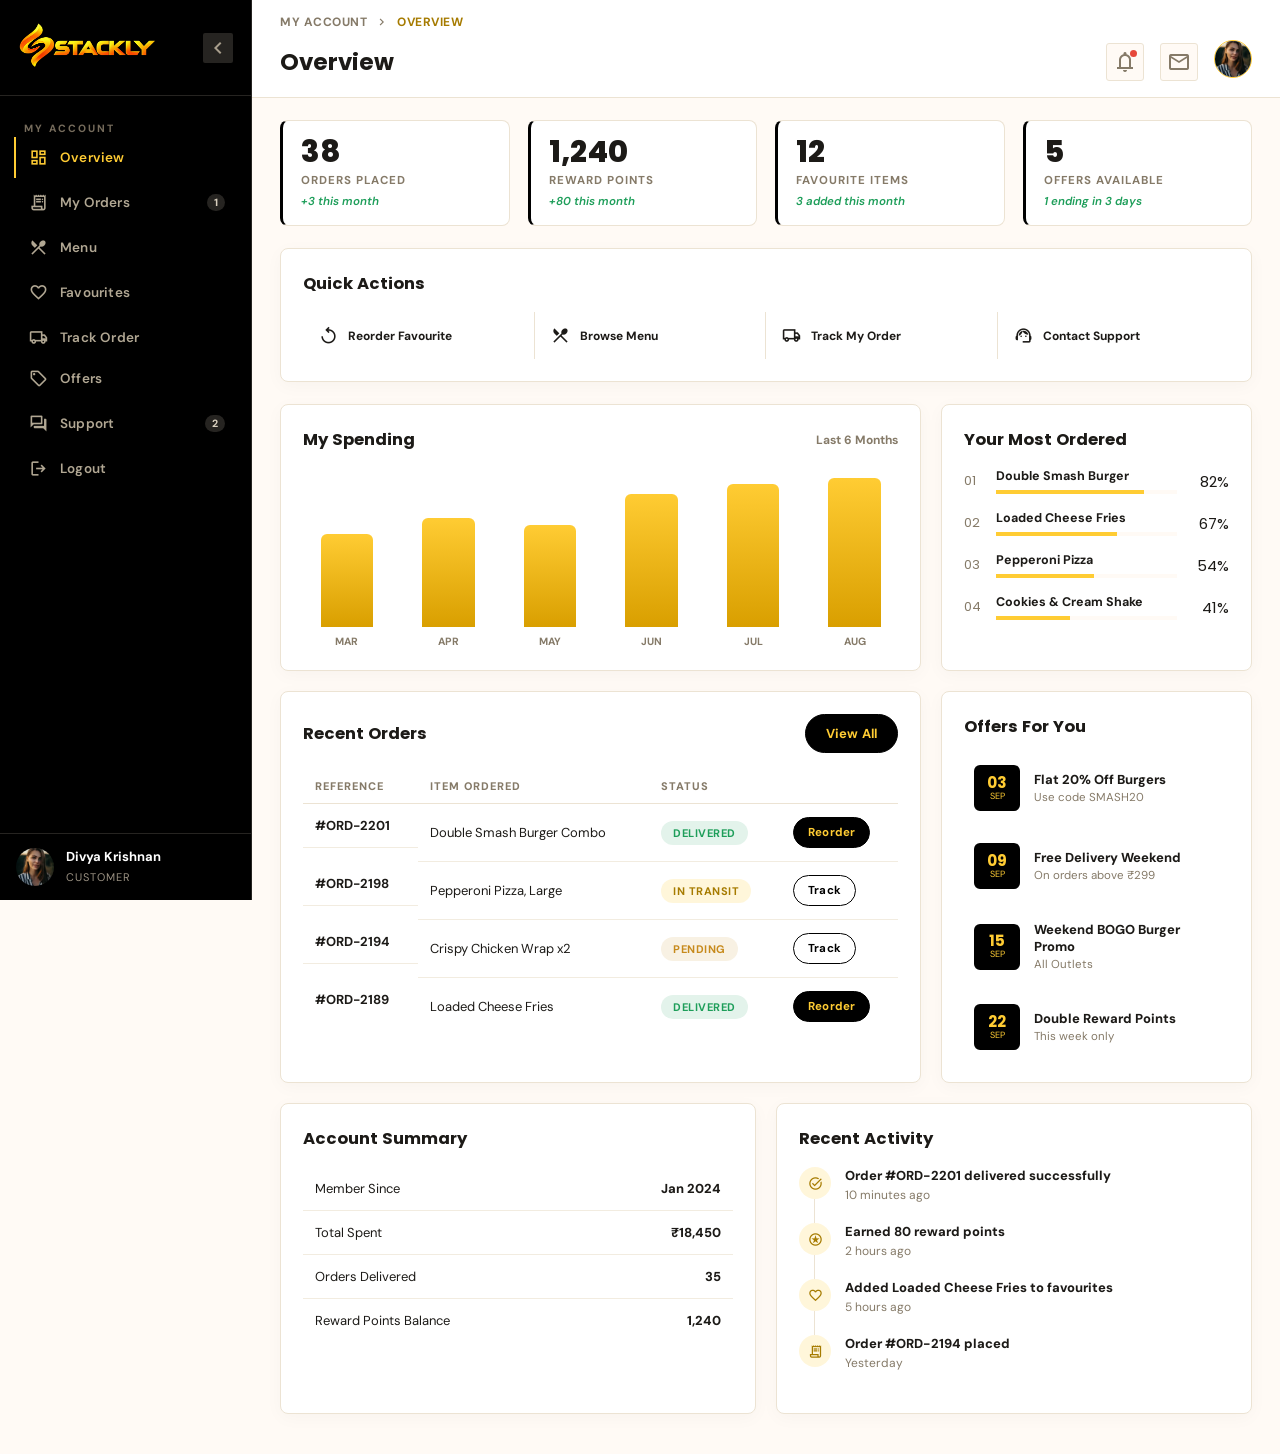
<file: client.html>
<!DOCTYPE html>
<html lang="en">

<head>
    <meta charset="UTF-8">
    <meta name="viewport" content="width=device-width, initial-scale=1.0">
    <title>Stackly - My Account</title>

    <link rel="preconnect" href="https://fonts.googleapis.com">
    <link rel="preconnect" href="https://fonts.gstatic.com" crossorigin>
    <link rel="stylesheet"
        href="https://fonts.googleapis.com/css2?family=Material+Symbols+Outlined:opsz,wght,FILL,GRAD@20..48,100..700,0,-50..200" />

    <link
        href="https://fonts.googleapis.com/css2?family=DM+Sans:wght@400;500;600;700&family=Poppins:wght@500;600;700;800&display=swap"
        rel="stylesheet">

    <style>
        * {
            margin: 0;
            padding: 0;
            box-sizing: border-box;
        }

        :root {
            --pcolor: #FFCC33;
            --pcolor-dim: rgba(255, 204, 51, .18);
            --dark: #000000;
            --panel-dark: #141212;
            --ink: #1c1a17;
            --sub: #857a68;
            --line: #ece3d3;
            --bg: #fffaf5;
            --card: #FFFFFF;
            --good: #1e9e5a;
            --warn: #c78a1c;
            --tomato: #e6483a;
            --r: 3px;
        }

        body {
            background: var(--bg);
            font-family: 'DM Sans', sans-serif;
            display: flex;
            overflow-x: hidden;
            min-height: 100vh;
            color: var(--ink);
        }

        .material-symbols-outlined {
            font-variation-settings: 'FILL' 0, 'wght' 400, 'GRAD' 0, 'opsz' 24;
        }

        /* ================= SIDEBAR ================= */
        .sidebar {
            width: 252px;
            flex-shrink: 0;
            background: var(--dark);
            display: flex;
            flex-direction: column;
            height: 100vh;
            position: sticky;
            top: 0;
            transition: width .3s ease;
            border-right: 1px solid #262421;
        }

        .sidebar.collapsed {
            width: 78px;
        }

        .sidebar.collapsed .nav-group-label,
        .sidebar.collapsed .side-nav button span.label,
        .sidebar.collapsed .side-nav button .badge-count,
        .sidebar.collapsed .sidebar-footer .who,
        .sidebar.collapsed .sidebar-logo img {
            display: none;
        }

        .sidebar.collapsed .sidebar-footer {
            justify-content: center;
        }

        .sidebar.collapsed .side-nav button {
            justify-content: center;
        }

        .sidebar-top {
            display: flex;
            align-items: center;
            justify-content: space-between;
            padding: 22px 18px;
            border-bottom: 1px solid #262421;
        }

        .sidebar-logo {
            display: flex;
            align-items: center;
            gap: 10px;
        }

        .sidebar-logo img {
            width: clamp(110px, 12vw, 138px);
        }

        .rail-toggle {
            background: #262421;
            border: none;
            color: #a99f8d;
            width: 30px;
            height: 30px;
            border-radius: 2px;
            display: flex;
            align-items: center;
            justify-content: center;
            cursor: pointer;
            flex-shrink: 0;
        }

        .rail-toggle:hover {
            color: var(--pcolor);
        }

        .sidebar-logo .adminclose {
            color: white;
            display: none;
            cursor: pointer;
        }

        .sidebar-scroll {
            flex: 1;
            overflow-y: auto;
            padding: 20px 14px;
        }

        .nav-group-label {
            font-size: 10.5px;
            letter-spacing: 2px;
            text-transform: uppercase;
            color: #766c5c;
            padding: 0 10px;
            margin: 18px 0 10px;
            font-weight: 700;
        }

        .nav-group-label:first-child {
            margin-top: 0;
        }

        .side-nav {
            display: flex;
            flex-direction: column;
            gap: 4px;
        }

        .side-nav button {
            display: flex;
            align-items: center;
            gap: 12px;
            width: 100%;
            padding: 11px 12px 11px 13px;
            border: none;
            border-left: 2px solid transparent;
            background: transparent;
            color: #b1a793;
            font-family: 'DM Sans', sans-serif;
            font-size: 13.5px;
            font-weight: 600;
            letter-spacing: .2px;
            border-radius: 0;
            cursor: pointer;
            text-align: left;
            transition: .3s ease;
            position: relative;
        }

        .side-nav button .material-symbols-outlined {
            font-size: 19px;
            flex-shrink: 0;
        }

        .side-nav button .badge-count {
            margin-left: auto;
            font-size: 10.5px;
            font-weight: 800;
            color: #d8cfbe;
            background: #262421;
            padding: 2px 7px;
            border-radius: 20px;
        }

        .side-nav button.active .badge-count {
            color: var(--pcolor);
            background: rgba(255, 204, 51, .16);
        }

        .side-nav button:hover {
            color: #fff;
            border-left-color: #4a463d;
        }

        .side-nav button.active {
            background: transparent;
            color: var(--pcolor);
            border-left-color: var(--pcolor);
        }

        .sidebar-footer {
            display: flex;
            align-items: center;
            gap: 12px;
            padding: 14px 16px;
            border-top: 1px solid #262421;
        }

        .sidebar-footer img {
            width: 38px;
            height: 38px;
            border-radius: 50%;
            object-fit: cover;
            flex-shrink: 0;
        }

        .sidebar-footer h4 {
            color: #fff;
            font-size: 13px;
            font-weight: 700;
        }

        .sidebar-footer span {
            color: #9a9182;
            font-size: 11px;
            text-transform: uppercase;
            letter-spacing: 1px;
        }

        /* ================= MAIN AREA ================= */
        .main {
            flex: 1;
            display: flex;
            flex-direction: column;
            min-width: 0;
        }

        .topbar {
            background: var(--card);
            border-bottom: 1px solid var(--line);
            padding: 14px 28px;
            display: flex;
            flex-direction: column;
            gap: 10px;
            position: sticky;
            top: 0;
            z-index: 50;
        }

        .topbar-row1 {
            display: flex;
            justify-content: space-between;
            align-items: center;
        }

        .breadcrumb {
            display: flex;
            align-items: center;
            gap: 8px;
            font-size: 12px;
            color: var(--sub);
            font-weight: 700;
            text-transform: uppercase;
            letter-spacing: .5px;
        }

        .breadcrumb .current {
            color: #a67b00;
        }

        .topbarimgcontainer {
            display: none;
            align-items: center;
            gap: 16px;
        }

        .topbarimgcontainer .topbarmenu {
            font-size: 22px;
            display: none;
            color: var(--ink);
            cursor: pointer;
        }

        .topbarimgcontainer .tlogo {
            display: none;
            align-items: center;
            gap: 8px;
        }

        .tlogo img {
            width: 100px;
        }

        .topbar-date {
            font-size: 12px;
            color: var(--sub);
            font-weight: 700;
        }

        .topbar-row2 {
            display: flex;
            justify-content: space-between;
            align-items: center;
            gap: 20px;
        }

        .topbar h2 {
            font-family: 'Poppins', sans-serif;
            font-weight: 700;
            font-size: 23px;
            color: var(--ink);
        }

        .topbar-right {
            display: flex;
            align-items: center;
            gap: 16px;
        }

        .search-box {
            display: flex;
            align-items: center;
            gap: 8px;
            background: var(--bg);
            border: 1px solid var(--line);
            border-radius: 3px;
            padding: 9px 15px;
        }

        .search-box input {
            border: none;
            background: transparent;
            outline: none;
            font-size: 13px;
            width: 200px;
            color: var(--ink);
            font-family: 'DM Sans', sans-serif;
        }

        .search-box input::placeholder {
            color: #b0a692;
        }

        .search-box>.material-symbols-outlined {
            color: var(--sub);
            font-size: 18px;
            cursor: pointer;
        }

        .icon-btn {
            position: relative;
            color: var(--sub);
            cursor: pointer;
            background: var(--bg);
            border: 1px solid var(--line);
            width: 38px;
            height: 38px;
            border-radius: 3px;
            display: flex;
            align-items: center;
            justify-content: center;
        }

        .icon-btn .dot {
            position: absolute;
            top: 6px;
            right: 6px;
            width: 7px;
            height: 7px;
            border-radius: 50%;
            background: var(--tomato);
        }

        .topbar-avatar img {
            width: 38px;
            height: 38px;
            border-radius: 50%;
            object-fit: cover;
            border: 1px solid var(--pcolor);
        }

        .content-scroll {
            padding: 22px 28px 40px;
            display: flex;
            flex-direction: column;
            gap: 22px;
        }

        .view {
            display: none;
            flex-direction: column;
            gap: 22px;
        }

        .view.active {
            display: flex;
        }

        .d-btn {
            padding: 10px 20px;
            background: var(--dark);
            border: 1px solid var(--dark);
            color: var(--pcolor);
            cursor: pointer;
            transition: .3s ease;
            font-size: 13px;
            font-weight: 700;
            letter-spacing: .2px;
            font-family: 'DM Sans', sans-serif;
            border-radius: 30px;
            text-wrap: nowrap;
        }

        .d-btn:hover {
            background: var(--pcolor);
            border-color: var(--pcolor);
            color: #181818;
        }

        .d-btn.ghost {
            background: transparent;
            color: var(--dark);
        }

        .d-btn.ghost:hover {
            background: var(--pcolor-dim);
            color: var(--ink);
        }

        .d-btn.small {
            padding: 7px 14px;
            font-size: 11.5px;
        }

        .panel {
            background: var(--card);
            border: 1px solid var(--line);
            border-radius: 8px;
            padding: 22px;
            overflow-x: auto;
            box-shadow: 0 4px 18px rgba(25, 25, 25, 0.03);
        }

        .panel h3 {
            font-family: 'Poppins', sans-serif;
            font-weight: 700;
            font-size: 16.5px;
            color: var(--ink);
            margin-bottom: 16px;
        }

        .panel-head {
            display: flex;
            justify-content: space-between;
            align-items: center;
            margin-bottom: 16px;
            gap: 12px;
            flex-wrap: wrap;
        }

        .panel-head h3 {
            margin-bottom: 0;
        }

        .filter-chips {
            display: flex;
            gap: 8px;
            flex-wrap: wrap;
        }

        .filter-chips button {
            padding: 7px 16px;
            border-radius: 30px;
            border: 1px solid var(--line);
            background: var(--bg);
            font-size: 12px;
            font-weight: 700;
            color: var(--sub);
            cursor: pointer;
            font-family: 'DM Sans', sans-serif;
            transition: .2s ease;
        }

        .filter-chips button.active,
        .filter-chips button:hover {
            background: var(--pcolor);
            border-color: var(--pcolor);
            color: #181818;
        }

        /* ---------- BENTO GRID ---------- */
        .bento {
            display: grid;
            grid-template-columns: repeat(12, 1fr);
            gap: 20px;
        }

        .bento .span-8 {
            grid-column: span 8;
        }

        .bento .span-4 {
            grid-column: span 4;
        }

        .bento .span-6 {
            grid-column: span 6;
        }

        .bento .span-12 {
            grid-column: span 12;
        }

        .stat-row {
            display: grid;
            grid-template-columns: repeat(4, 1fr);
            gap: 18px;
        }

        .stat-card {
            background: var(--card);
            border: 1px solid var(--line);
            border-left: 3px solid var(--dark);
            border-radius: 8px;
            padding: 16px 18px;
            display: flex;
            flex-direction: column;
            gap: 6px;
            transition: .25s ease;
        }

        .stat-card:hover {
            border-left-color: var(--pcolor);
        }

        .stat-card .material-symbols-outlined {
            display: none;
        }

        .stat-card .stat-info {
            display: flex;
            flex-direction: column;
            gap: 6px;
        }

        .stat-card h2 {
            font-family: 'Poppins', sans-serif;
            font-weight: 800;
            font-size: 30px;
            color: var(--ink);
            line-height: 1;
        }

        .stat-card p {
            font-size: 11.5px;
            color: var(--sub);
            text-transform: uppercase;
            letter-spacing: 1px;
            font-weight: 700;
        }

        .stat-card .delta {
            font-size: 11.5px;
            color: var(--good);
            font-weight: 600;
            font-style: italic;
        }

        .stat-card .delta.down {
            color: var(--tomato);
        }

        .bar-chart {
            display: flex;
            align-items: flex-end;
            gap: 14px;
            height: 180px;
            padding-top: 10px;
        }

        .bar-chart .bar-col {
            flex: 1;
            display: flex;
            flex-direction: column;
            align-items: center;
            gap: 8px;
            height: 100%;
            justify-content: flex-end;
        }

        .bar-chart .bar {
            width: 60%;
            background: linear-gradient(180deg, var(--pcolor), #d99f00);
            border-radius: 6px 6px 0 0;
            min-height: 6px;
        }

        .bar-chart .bar-col span {
            font-size: 10.5px;
            color: var(--sub);
            font-weight: 700;
            text-transform: uppercase;
        }

        .rank-list {
            display: flex;
            flex-direction: column;
            gap: 16px;
        }

        .rank-row {
            display: grid;
            grid-template-columns: 20px 1fr 40px;
            align-items: center;
            gap: 12px;
        }

        .rank-row .rank-num {
            font-family: 'Poppins', sans-serif;
            font-size: 13px;
            color: var(--sub);
        }

        .rank-row .rank-main {
            display: flex;
            flex-direction: column;
            gap: 6px;
        }

        .rank-row .rank-label {
            display: flex;
            justify-content: space-between;
            font-size: 12.5px;
            font-weight: 700;
            color: var(--ink);
        }

        .rank-row .rank-track {
            width: 100%;
            height: 4px;
            background: var(--bg);
        }

        .rank-row .rank-fill {
            height: 100%;
            background: var(--pcolor);
        }

        .rank-row .rank-pct {
            text-align: right;
            font-family: 'Poppins', sans-serif;
            font-size: 15px;
            color: var(--ink);
        }

        .timeline {
            display: flex;
            flex-direction: column;
            gap: 0;
        }

        .timeline .t-item {
            display: flex;
            gap: 14px;
            padding-bottom: 20px;
            position: relative;
        }

        .timeline .t-item:not(:last-child)::before {
            content: "";
            position: absolute;
            left: 15px;
            top: 32px;
            bottom: 0;
            width: 1px;
            background: var(--line);
        }

        .timeline .t-dot {
            width: 32px;
            height: 32px;
            border-radius: 50%;
            background: var(--pcolor-dim);
            color: #a67b00;
            display: flex;
            align-items: center;
            justify-content: center;
            font-size: 15px;
            flex-shrink: 0;
        }

        .timeline .t-body h5 {
            font-size: 13px;
            font-weight: 800;
            margin-bottom: 3px;
        }

        .timeline .t-body p {
            font-size: 12px;
            color: var(--sub);
        }

        .event-list {
            display: flex;
            flex-direction: column;
            gap: 12px;
        }

        .event-item {
            display: flex;
            align-items: center;
            gap: 14px;
            padding: 10px;
            border-radius: 6px;
            transition: .2s ease;
        }

        .event-item:hover {
            background: var(--bg);
        }

        .event-date {
            background: var(--dark);
            color: var(--pcolor);
            width: 46px;
            height: 46px;
            border-radius: 6px;
            display: flex;
            flex-direction: column;
            align-items: center;
            justify-content: center;
            flex-shrink: 0;
        }

        .event-date strong {
            font-size: 15px;
            font-family: 'Poppins', sans-serif;
            line-height: 1;
        }

        .event-date span {
            font-size: 9px;
            text-transform: uppercase;
        }

        .event-info h5 {
            font-size: 13px;
            font-weight: 800;
            margin-bottom: 2px;
        }

        .event-info p {
            font-size: 11.5px;
            color: var(--sub);
        }

        .quick-actions {
            display: grid;
            grid-template-columns: repeat(4, 1fr);
        }

        .quick-actions button {
            display: flex;
            align-items: center;
            gap: 10px;
            padding: 14px 16px;
            border: none;
            border-right: 1px solid var(--line);
            background: transparent;
            cursor: pointer;
            font-family: 'DM Sans', sans-serif;
            transition: .2s ease;
        }

        .quick-actions button:last-child {
            border-right: none;
        }

        .quick-actions button:hover {
            background: var(--bg);
        }

        .quick-actions button:hover span {
            color: #a67b00;
        }

        .quick-actions .material-symbols-outlined {
            color: var(--ink);
            font-size: 19px;
        }

        .quick-actions span {
            font-size: 12px;
            font-weight: 700;
            color: var(--ink);
            text-align: left;
            transition: .2s ease;
        }

        table {
            width: 100%;
            border-collapse: collapse;
        }

        thead th {
            text-align: left;
            font-size: 11px;
            color: var(--sub);
            text-transform: uppercase;
            letter-spacing: 1px;
            padding: 10px 12px;
            border-bottom: 1px solid var(--line);
            font-weight: 800;
        }

        tbody td {
            padding: 13px 12px;
            font-size: 13px;
            color: var(--ink);
            border-bottom: 1px solid #f2ece0;
            text-wrap: nowrap;
        }

        tbody tr:last-child td {
            border-bottom: none;
        }

        tbody tr {
            transition: .2s ease;
        }

        tbody tr:hover {
            background: var(--bg);
        }

        .cell-item {
            display: flex;
            align-items: center;
            gap: 10px;
            color: var(--ink);
            font-weight: 700;
        }

        .cell-item img {
            width: 34px;
            height: 34px;
            border-radius: 6px;
            object-fit: cover;
        }

        .badge {
            padding: 5px 12px;
            border-radius: 20px;
            font-size: 11px;
            font-weight: 700;
            text-transform: uppercase;
            letter-spacing: .5px;
        }

        .badge.delivered {
            background: rgba(30, 158, 90, 0.12);
            color: var(--good);
        }

        .badge.transit {
            background: var(--pcolor-dim);
            color: #a67b00;
        }

        .badge.pending {
            background: rgba(199, 138, 28, 0.12);
            color: var(--warn);
        }

        .badge.active {
            background: rgba(30, 158, 90, 0.12);
            color: var(--good);
        }

        .badge.maintenance {
            background: rgba(199, 138, 28, 0.12);
            color: var(--warn);
        }

        .pagination {
            display: flex;
            justify-content: flex-end;
            align-items: center;
            gap: 8px;
            margin-top: 16px;
        }

        .pagination button {
            width: 32px;
            height: 32px;
            border-radius: 6px;
            border: 1px solid var(--line);
            background: var(--bg);
            font-size: 12px;
            font-weight: 700;
            color: var(--ink);
            cursor: pointer;
        }

        .pagination button.active {
            background: var(--dark);
            border-color: var(--dark);
            color: var(--pcolor);
        }

        /* favourites grid */
        .fleet-grid {
            display: grid;
            grid-template-columns: repeat(2, 1fr);
            gap: 16px;
        }

        .fleet-card {
            border: 1px solid var(--line);
            border-radius: 8px;
            overflow: hidden;
            background: var(--card);
            display: flex;
            align-items: center;
            gap: 16px;
            padding: 14px;
            transition: .3s ease;
        }

        .fleet-card:hover {
            border-color: var(--pcolor);
            box-shadow: 0 8px 20px rgba(255, 204, 51, 0.14);
        }

        .fleet-card img {
            width: 76px;
            height: 76px;
            border-radius: 8px;
            object-fit: cover;
            object-position: top;
            flex-shrink: 0;
        }

        .fleet-card-body {
            flex: 1;
        }

        .fleet-card-body h4 {
            font-family: 'Poppins', sans-serif;
            font-weight: 700;
            font-size: 15px;
            color: var(--ink);
            margin-bottom: 5px;
        }

        .fleet-card-body p {
            font-size: 11.5px;
            color: var(--sub);
            margin-bottom: 8px;
        }

        .fleet-card-body .contact-row {
            display: flex;
            gap: 10px;
        }

        .fleet-card-body .contact-row .material-symbols-outlined {
            font-size: 15px;
            color: #a67b00;
            background: var(--pcolor-dim);
            width: 26px;
            height: 26px;
            border-radius: 6px;
            display: flex;
            align-items: center;
            justify-content: center;
            cursor: pointer;
        }

        .contact-row span {
            cursor: pointer;
        }

        /* outlet gallery */
        .wh-grid {
            display: grid;
            grid-template-columns: repeat(3, 1fr);
            gap: 20px;
        }

        .wh-card {
            position: relative;
            overflow: hidden;
            height: 170px;
            border-radius: 10px;
            border: 1px solid var(--line);
        }

        .wh-card img {
            width: 100%;
            height: 100%;
            object-fit: cover;
            transition: .6s ease;
        }

        .wh-card:hover img {
            transform: scale(1.08);
        }

        .wh-card .overlay {
            position: absolute;
            inset: 0;
            background: linear-gradient(180deg, rgba(20, 18, 18, 0.05) 40%, rgba(20, 18, 18, 0.88) 100%);
            display: flex;
            flex-direction: column;
            justify-content: flex-end;
            padding: 16px;
        }

        .wh-card .overlay h4 {
            color: #fff;
            font-family: 'Poppins', sans-serif;
            font-weight: 700;
            font-size: 15px;
        }

        .wh-card .overlay span {
            color: var(--pcolor);
            font-size: 11px;
            text-transform: uppercase;
            letter-spacing: 1px;
        }

        .budget-row {
            display: flex;
            flex-direction: column;
            gap: 16px;
        }

        .budget-item h5 {
            display: flex;
            justify-content: space-between;
            font-size: 12.5px;
            font-weight: 800;
            margin-bottom: 8px;
        }

        .budget-item h5 span {
            color: var(--sub);
            font-weight: 700;
        }

        .budget-track {
            width: 100%;
            height: 9px;
            background: var(--bg);
            border-radius: 30px;
            overflow: hidden;
            border: 1px solid var(--line);
        }

        .budget-fill {
            height: 100%;
            background: linear-gradient(90deg, #d99f00, var(--pcolor));
            border-radius: 30px;
        }

        .student-list {
            display: flex;
            flex-direction: column;
            gap: 10px;
        }

        .student-row {
            display: flex;
            align-items: center;
            gap: 14px;
            padding: 10px;
            border-radius: 8px;
            border: 1px solid var(--line);
        }

        .student-row img {
            width: 40px;
            height: 40px;
            border-radius: 6px;
            object-fit: cover;
        }

        .student-row .s-info {
            flex: 1;
        }

        .student-row .s-info h5 {
            font-size: 13px;
            font-weight: 800;
        }

        .student-row .s-info p {
            font-size: 11.5px;
            color: var(--sub);
        }

        /* ---------- menu item gallery cards ---------- */
        .listing-grid {
            display: grid;
            grid-template-columns: repeat(3, 1fr);
            gap: 18px;
        }

        .listing-card {
            border: 1px solid var(--line);
            border-radius: 10px;
            overflow: hidden;
            background: var(--card);
            transition: .3s ease;
        }

        .listing-card:hover {
            border-color: var(--pcolor);
            box-shadow: 0 8px 20px rgba(255, 204, 51, 0.14);
        }

        .listing-card .l-img {
            position: relative;
            height: 150px;
        }

        .listing-card .l-img img {
            width: 100%;
            height: 100%;
            object-fit: cover;
        }

        .listing-card .l-tag {
            position: absolute;
            top: 10px;
            left: 10px;
            background: var(--dark);
            color: var(--pcolor);
            font-size: 10.5px;
            font-weight: 800;
            text-transform: uppercase;
            letter-spacing: .5px;
            padding: 4px 10px;
            border-radius: 20px;
        }

        .listing-card .l-fav {
            position: absolute;
            top: 10px;
            right: 10px;
            background: rgba(255, 255, 255, .9);
            color: var(--tomato);
            width: 28px;
            height: 28px;
            border-radius: 50%;
            display: flex;
            align-items: center;
            justify-content: center;
            cursor: pointer;
        }

        .listing-card .l-fav .material-symbols-outlined {
            font-size: 16px;
        }

        .listing-card .l-body {
            padding: 14px 16px;
        }

        .listing-card .l-body h4 {
            font-family: 'Poppins', sans-serif;
            font-weight: 700;
            font-size: 15.5px;
            margin-bottom: 4px;
        }

        .listing-card .l-body p.loc {
            font-size: 11.5px;
            color: var(--sub);
            margin-bottom: 10px;
        }

        .listing-card .l-meta {
            display: flex;
            justify-content: space-between;
            align-items: center;
            border-top: 1px solid var(--line);
            padding-top: 10px;
        }

        .listing-card .l-price {
            font-family: 'Poppins', sans-serif;
            font-size: 16px;
            color: var(--ink);
        }

        .listing-card .l-specs {
            display: flex;
            gap: 8px;
            font-size: 11px;
            color: var(--sub);
            font-weight: 700;
        }

        /* ---------- offers pipeline / kanban ---------- */
        .pipeline {
            display: grid;
            grid-template-columns: repeat(4, 1fr);
            gap: 16px;
        }

        .pipeline-col h4 {
            font-size: 11.5px;
            text-transform: uppercase;
            letter-spacing: 1px;
            color: var(--sub);
            font-weight: 800;
            margin-bottom: 12px;
            padding-bottom: 10px;
            border-bottom: 2px solid var(--dark);
        }

        .pipeline-card {
            background: var(--bg);
            border: 1px solid var(--line);
            border-radius: 8px;
            padding: 12px;
            margin-bottom: 10px;
        }

        .pipeline-card h5 {
            font-size: 12.5px;
            font-weight: 800;
            margin-bottom: 4px;
        }

        .pipeline-card p {
            font-size: 11px;
            color: var(--sub);
            margin-bottom: 8px;
        }

        .pipeline-card .p-val {
            font-family: 'Poppins', sans-serif;
            font-size: 14px;
            color: var(--ink);
        }

        /* ---------- support inbox ---------- */
        .inbox-list {
            display: flex;
            flex-direction: column;
        }

        .inbox-row {
            display: flex;
            gap: 14px;
            padding: 14px 6px;
            border-bottom: 1px solid var(--line);
            cursor: pointer;
            transition: .2s ease;
        }

        .inbox-row:last-child {
            border-bottom: none;
        }

        .inbox-row:hover {
            background: var(--bg);
        }

        .inbox-row.unread {
            border-left: 2px solid var(--pcolor);
        }

        .inbox-row img {
            width: 42px;
            height: 42px;
            border-radius: 50%;
            object-fit: cover;
            flex-shrink: 0;
        }

        .inbox-body {
            flex: 1;
            min-width: 0;
        }

        .inbox-body .inbox-top {
            display: flex;
            justify-content: space-between;
            gap: 10px;
        }

        .inbox-body h5 {
            font-size: 13px;
            font-weight: 800;
        }

        .inbox-body .inbox-time {
            font-size: 11px;
            color: var(--sub);
            text-wrap: nowrap;
        }

        .inbox-body p {
            font-size: 12px;
            color: var(--sub);
            white-space: nowrap;
            overflow: hidden;
            text-overflow: ellipsis;
        }

        /* ---------- calendar ---------- */
        .cal-grid {
            display: grid;
            grid-template-columns: repeat(7, 1fr);
            gap: 6px;
        }

        .cal-grid .cal-dow {
            font-size: 10.5px;
            font-weight: 800;
            text-transform: uppercase;
            color: var(--sub);
            text-align: center;
            padding-bottom: 8px;
        }

        .cal-cell {
            aspect-ratio: 1;
            border: 1px solid var(--line);
            border-radius: 6px;
            padding: 6px;
            font-size: 12px;
            font-weight: 700;
            color: var(--ink);
            position: relative;
        }

        .cal-cell.muted {
            color: #d8cfbe;
        }

        .cal-cell.has-event::after {
            content: "";
            position: absolute;
            bottom: 6px;
            left: 6px;
            width: 6px;
            height: 6px;
            border-radius: 50%;
            background: var(--pcolor);
        }

        .cal-cell.today {
            border-color: var(--pcolor);
            border-width: 2px;
        }

        /* ---------- profile-style form ---------- */
        .settings-grid {
            display: grid;
            grid-template-columns: 1fr 1fr;
            gap: 16px;
        }

        .field {
            display: flex;
            flex-direction: column;
            gap: 6px;
        }

        .field label {
            font-size: 11.5px;
            font-weight: 700;
            color: var(--sub);
            text-transform: uppercase;
            letter-spacing: .5px;
        }

        .field input,
        .field select {
            padding: 10px 12px;
            border: 1px solid var(--line);
            background: var(--bg);
            font-family: 'DM Sans', sans-serif;
            font-size: 13px;
            color: var(--ink);
            border-radius: 6px;
        }

        .field input:focus,
        .field select:focus {
            outline: none;
            border-color: var(--pcolor);
        }

        .toggle-row {
            display: flex;
            justify-content: space-between;
            align-items: center;
            padding: 12px 0;
            border-bottom: 1px solid var(--line);
        }

        .toggle-row:last-child {
            border-bottom: none;
        }

        .toggle-row h5 {
            font-size: 13px;
            font-weight: 800;
            margin-bottom: 2px;
        }

        .toggle-row p {
            font-size: 11.5px;
            color: var(--sub);
        }

        .switch {
            width: 40px;
            height: 22px;
            background: var(--line);
            border-radius: 20px;
            position: relative;
            cursor: pointer;
            flex-shrink: 0;
        }

        .switch::after {
            content: "";
            position: absolute;
            width: 16px;
            height: 16px;
            background: #fff;
            border-radius: 50%;
            top: 3px;
            left: 3px;
            transition: .2s ease;
        }

        .switch.on {
            background: var(--pcolor);
        }

        .switch.on::after {
            left: 21px;
        }

        /* ---------- menu extra sections ---------- */
        .ingredient-tags {
            display: flex;
            flex-wrap: wrap;
            gap: 6px;
            margin-bottom: 10px;
        }

        .ingredient-tags span {
            font-size: 10.5px;
            font-weight: 700;
            color: var(--sub);
            background: var(--bg);
            border: 1px solid var(--line);
            padding: 3px 10px;
            border-radius: 20px;
        }

        .stars {
            color: var(--pcolor);
            font-size: 13px;
            letter-spacing: 1px;
        }

        .review-row {
            display: flex;
            gap: 12px;
            padding: 12px 0;
            border-bottom: 1px solid var(--line);
        }

        .review-row:last-child {
            border-bottom: none;
        }

        .review-row img {
            width: 36px;
            height: 36px;
            border-radius: 50%;
            object-fit: cover;
            flex-shrink: 0;
        }

        .review-body h5 {
            font-size: 12.5px;
            font-weight: 800;
            margin-bottom: 2px;
        }

        .review-body p {
            font-size: 12px;
            color: var(--sub);
        }

        .combo-list {
            display: flex;
            flex-direction: column;
            gap: 12px;
        }

        .combo-row {
            display: flex;
            align-items: center;
            gap: 14px;
            padding: 10px;
            border: 1px solid var(--line);
            border-radius: 8px;
        }

        .combo-row img {
            width: 46px;
            height: 46px;
            border-radius: 6px;
            object-fit: cover;
            flex-shrink: 0;
        }

        .combo-row .c-info {
            flex: 1;
        }

        .combo-row .c-info h5 {
            font-size: 12.5px;
            font-weight: 800;
        }

        .combo-row .c-info p {
            font-size: 11px;
            color: var(--sub);
        }

        .combo-row .c-price {
            font-family: 'Poppins', sans-serif;
            font-size: 14px;
            color: var(--ink);
        }


        @media (max-width: 1250px) {
            .bento .span-8 {
                grid-column: span 12;
            }

            .bento .span-4 {
                grid-column: span 12;
            }

            .bento .span-6 {
                grid-column: span 12;
            }
        }

        @media (max-width: 1100px) {

            .stat-row,
            .wh-grid,
            .listing-grid,
            .pipeline {
                grid-template-columns: repeat(2, 1fr);
            }

            .quick-actions {
                grid-template-columns: repeat(2, 1fr);
            }

            .settings-grid {
                grid-template-columns: 1fr;
            }
        }

        @media (max-width: 900px) {

            .sidebar {
                position: fixed;
                inset: 0px;
                transform: translateX(-120%);
                transition: .2s ease;
                z-index: 9999;
                width: 280px !important;
            }

            body.menu-open {
                overflow: hidden;
                height: 100vh;
            }


            .sidebar-logo {
                display: flex;
                align-items: center;
                justify-content: space-between;
                width: 100%;
            }

            .sidebar.vis {
                transform: translateX(0);
            }

            .sidebar.collapsed .nav-group-label,
            .sidebar.collapsed .side-nav button span.label,
            .sidebar.collapsed .side-nav button .badge-count,
            .sidebar.collapsed .sidebar-footer .who,
            .sidebar.collapsed .sidebar-logo img {
                display: initial;
            }

            .rail-toggle {
                display: none;
            }

            .topbar>h2 {
                display: none;
            }

            .search-box {
                display: none;
            }

            .topbar {
                padding: 14px 16px;
            }

            .topbarimgcontainer {
                display: flex;
            }

            .topbarimgcontainer .topbarmenu,
            .topbarimgcontainer .tlogo {
                display: flex;
            }

            .sidebar-top {
                justify-content: space-between;
            }

            .sidebar-logo .adminclose {
                display: block;
            }

            .content-scroll {
                padding: 18px 16px 30px;
            }

            .fleet-grid {
                grid-template-columns: 1fr;
            }
        }

        @media (max-width: 560px) {

            .stat-row,
            .wh-grid,
            .quick-actions,
            .listing-grid,
            .pipeline {
                grid-template-columns: 1fr;
            }

            .topbar-row2 {
                flex-wrap: wrap;
                gap: 12px;
            }

            #topbarTitle {
                display: none;
            }

            .topbar-date {
                display: none;
            }

            .icon-btn {
                width: 28px;
                height: 28px;
            }

            .icon-btn span {
                font-size: 20px;
            }

            .icon-btn .dot {
                top: 2px;
                right: 2px;
                height: 6px;
                width: 6px;
            }

            .topbar-avatar img {
                width: 35px;
                height: 35px;
                margin-top: 4px;
            }

            .topbar-right {
                gap: 10px;
            }

            .fleet-card img {
                width: 36px;
                height: 36px;
            }

        }
    </style>
</head>

<body>

    <!-- ================= SIDEBAR ================= -->
    <aside class="sidebar">
        <div class="sidebar-top">
            <div class="sidebar-logo">
                <a href="index.html"><img src="./src/logo.webp" alt="Stackly Logo"></a>
                <span class="material-symbols-outlined adminclose">close</span>
            </div>
            <button class="rail-toggle" id="railToggle"><span
                    class="material-symbols-outlined">chevron_left</span></button>
        </div>

        <div class="sidebar-scroll">
            <span class="nav-group-label">My Account</span>
            <nav class="side-nav">
                <button class="active" onclick="showView('overview', this)"><span
                        class="material-symbols-outlined">dashboard</span> <span class="label">Overview</span></button>
                <button onclick="showView('orders', this)"><span class="material-symbols-outlined">receipt_long</span>
                    <span class="label">My Orders</span><span class="badge-count">1</span></button>
                <button onclick="showView('listings', this)"><span
                        class="material-symbols-outlined">restaurant_menu</span>
                    <span class="label">Menu</span></button>
                <button onclick="showView('staff', this)"><span class="material-symbols-outlined">favorite</span>
                    <span class="label">Favourites</span></button>
                <button onclick="showView('branches', this)"><span
                        class="material-symbols-outlined">local_shipping</span>
                    <span class="label">Track Order</span></button>
            </nav>


            <nav class="side-nav">
                <button onclick="showView('deals', this)"><span class="material-symbols-outlined">local_offer</span>
                    <span class="label">Offers</span></button>
                <button onclick="showView('messages', this)"><span class="material-symbols-outlined">forum</span>
                    <span class="label">Support</span><span class="badge-count">2</span></button>

                <button class="logoutbtn"><span class="material-symbols-outlined">logout</span>
                    <span class="label">Logout</span></button>
            </nav>

        </div>

        <div class="sidebar-footer">
            <img src="./src/image_16.webp" alt="Customer">
            <div class="who">
                <h4 id="username">Divya Krishnan</h4>
                <span>Customer</span>
            </div>
        </div>
    </aside>

    <!-- ================= MAIN CONTENT ================= -->
    <main class="main">

        <div class="topbar">
            <div class="topbar-row1">
                <div class="breadcrumb">
                    <span>My Account</span> <span class="material-symbols-outlined"
                        style="font-size:14px;">chevron_right</span>
                    <span class="current" id="crumbTitle">Overview</span>
                </div>

            </div>

            <div class="topbar-row2">
                <div class="topbarimgcontainer">
                    <span class="material-symbols-outlined topbarmenu">menu</span>
                    <div class="tlogo">
                        <a href="index.html"><img src="./src/logo1.webp" alt="Stackly Logo"></a>
                    </div>
                </div>
                <h2 id="topbarTitle">Overview</h2>
                <div class="topbar-right">

                    <div class="icon-btn errorpage"><span class="material-symbols-outlined">notifications</span><span
                            class="dot"></span></div>
                    <div class="icon-btn errorpage"><span class="material-symbols-outlined">mail</span></div>
                    <div class="topbar-avatar"><img src="./src/image_16.webp" alt="Customer"></div>
                </div>
            </div>
        </div>

        <div class="content-scroll">

            <!-- ========== 1. OVERVIEW VIEW ========== -->
            <div class="view active" id="overview">

                <div class="stat-row">
                    <div class="stat-card">
                        <span class="material-symbols-outlined">shopping_bag</span>
                        <div class="stat-info">
                            <h2>38</h2>
                            <p>Orders Placed</p>
                            <span class="delta">+3 this month</span>
                        </div>
                    </div>

                    <div class="stat-card">
                        <span class="material-symbols-outlined">stars</span>
                        <div class="stat-info">
                            <h2>1,240</h2>
                            <p>Reward Points</p>
                            <span class="delta">+80 this month</span>
                        </div>
                    </div>

                    <div class="stat-card">
                        <span class="material-symbols-outlined">favorite</span>
                        <div class="stat-info">
                            <h2>12</h2>
                            <p>Favourite Items</p>
                            <span class="delta">3 added this month</span>
                        </div>
                    </div>

                    <div class="stat-card">
                        <span class="material-symbols-outlined">local_offer</span>
                        <div class="stat-info">
                            <h2>5</h2>
                            <p>Offers Available</p>
                            <span class="delta">1 ending in 3 days</span>
                        </div>
                    </div>
                </div>

                <div class="panel">
                    <h3>Quick Actions</h3>
                    <div class="quick-actions">
                        <button class="errorpage"><span class="material-symbols-outlined">replay</span><span>Reorder
                                Favourite</span></button>
                        <button class="errorpage"><span
                                class="material-symbols-outlined">restaurant_menu</span><span>Browse
                                Menu</span></button>
                        <button class="errorpage"><span
                                class="material-symbols-outlined">local_shipping</span><span>Track
                                My Order</span></button>
                        <button class="errorpage"><span
                                class="material-symbols-outlined">support_agent</span><span>Contact
                                Support</span></button>
                    </div>
                </div>

                <div class="bento">
                    <div class="panel span-8">
                        <div class="panel-head">
                            <h3>My Spending</h3>
                            <span class="topbar-date">Last 6 Months</span>
                        </div>
                        <div class="bar-chart">
                            <div class="bar-col">
                                <div class="bar" style="height:55%;"></div><span>Mar</span>
                            </div>
                            <div class="bar-col">
                                <div class="bar" style="height:64%;"></div><span>Apr</span>
                            </div>
                            <div class="bar-col">
                                <div class="bar" style="height:60%;"></div><span>May</span>
                            </div>
                            <div class="bar-col">
                                <div class="bar" style="height:78%;"></div><span>Jun</span>
                            </div>
                            <div class="bar-col">
                                <div class="bar" style="height:84%;"></div><span>Jul</span>
                            </div>
                            <div class="bar-col">
                                <div class="bar" style="height:100%;"></div><span>Aug</span>
                            </div>
                        </div>
                    </div>

                    <div class="panel span-4">
                        <h3>Your Most Ordered</h3>
                        <div class="rank-list">
                            <div class="rank-row">
                                <span class="rank-num">01</span>
                                <div class="rank-main">
                                    <div class="rank-label"><span>Double Smash Burger</span></div>
                                    <div class="rank-track">
                                        <div class="rank-fill" style="width:82%;"></div>
                                    </div>
                                </div>
                                <span class="rank-pct">82%</span>
                            </div>
                            <div class="rank-row">
                                <span class="rank-num">02</span>
                                <div class="rank-main">
                                    <div class="rank-label"><span>Loaded Cheese Fries</span></div>
                                    <div class="rank-track">
                                        <div class="rank-fill" style="width:67%;"></div>
                                    </div>
                                </div>
                                <span class="rank-pct">67%</span>
                            </div>
                            <div class="rank-row">
                                <span class="rank-num">03</span>
                                <div class="rank-main">
                                    <div class="rank-label"><span>Pepperoni Pizza</span></div>
                                    <div class="rank-track">
                                        <div class="rank-fill" style="width:54%;"></div>
                                    </div>
                                </div>
                                <span class="rank-pct">54%</span>
                            </div>
                            <div class="rank-row">
                                <span class="rank-num">04</span>
                                <div class="rank-main">
                                    <div class="rank-label"><span>Cookies & Cream Shake</span></div>
                                    <div class="rank-track">
                                        <div class="rank-fill" style="width:41%;"></div>
                                    </div>
                                </div>
                                <span class="rank-pct">41%</span>
                            </div>
                        </div>
                    </div>

                    <div class="panel span-8">
                        <div class="panel-head">
                            <h3>Recent Orders</h3>
                            <button class="d-btn errorpage">View All</button>
                        </div>

                        <table>
                            <thead>
                                <tr>
                                    <th>Reference</th>
                                    <th>Item Ordered</th>
                                    <th>Status</th>
                                    <th></th>
                                </tr>
                            </thead>

                            <tbody>
                                <tr>
                                    <td class="cell-item">#ORD-2201</td>
                                    <td>Double Smash Burger Combo</td>
                                    <td><span class="badge delivered">Delivered</span></td>
                                    <td><button class="d-btn small errorpage">Reorder</button></td>
                                </tr>

                                <tr>
                                    <td class="cell-item">#ORD-2198</td>
                                    <td>Pepperoni Pizza, Large</td>
                                    <td><span class="badge transit">In Transit</span></td>
                                    <td><button class="d-btn small ghost errorpage">Track</button></td>
                                </tr>

                                <tr>
                                    <td class="cell-item">#ORD-2194</td>
                                    <td>Crispy Chicken Wrap x2</td>
                                    <td><span class="badge pending">Pending</span></td>
                                    <td><button class="d-btn small ghost errorpage">Track</button></td>
                                </tr>

                                <tr>
                                    <td class="cell-item">#ORD-2189</td>
                                    <td>Loaded Cheese Fries</td>
                                    <td><span class="badge delivered">Delivered</span></td>
                                    <td><button class="d-btn small errorpage">Reorder</button></td>
                                </tr>
                            </tbody>
                        </table>
                    </div>

                    <div class="panel span-4">
                        <h3>Offers For You</h3>
                        <div class="event-list">
                            <div class="event-item">
                                <div class="event-date"><strong>03</strong><span>Sep</span></div>
                                <div class="event-info">
                                    <h5>Flat 20% Off Burgers</h5>
                                    <p>Use code SMASH20</p>
                                </div>
                            </div>
                            <div class="event-item">
                                <div class="event-date"><strong>09</strong><span>Sep</span></div>
                                <div class="event-info">
                                    <h5>Free Delivery Weekend</h5>
                                    <p>On orders above ₹299</p>
                                </div>
                            </div>
                            <div class="event-item">
                                <div class="event-date"><strong>15</strong><span>Sep</span></div>
                                <div class="event-info">
                                    <h5>Weekend BOGO Burger Promo</h5>
                                    <p>All Outlets</p>
                                </div>
                            </div>
                            <div class="event-item">
                                <div class="event-date"><strong>22</strong><span>Sep</span></div>
                                <div class="event-info">
                                    <h5>Double Reward Points</h5>
                                    <p>This week only</p>
                                </div>
                            </div>
                        </div>
                    </div>

                    <div class="panel span-6">
                        <h3>Account Summary</h3>
                        <table>
                            <tbody>
                                <tr>
                                    <td>Member Since</td>
                                    <td style="text-align:right;font-weight:800;color:var(--ink);">Jan 2024</td>
                                </tr>
                                <tr>
                                    <td>Total Spent</td>
                                    <td style="text-align:right;font-weight:800;color:var(--ink);">₹18,450</td>
                                </tr>
                                <tr>
                                    <td>Orders Delivered</td>
                                    <td style="text-align:right;font-weight:800;color:var(--ink);">35</td>
                                </tr>
                                <tr>
                                    <td>Reward Points Balance</td>
                                    <td style="text-align:right;font-weight:800;color:var(--ink);">1,240</td>
                                </tr>
                            </tbody>
                        </table>
                    </div>

                    <div class="panel span-6">
                        <h3>Recent Activity</h3>
                        <div class="timeline">
                            <div class="t-item">
                                <div class="t-dot"><span class="material-symbols-outlined"
                                        style="font-size:15px;">task_alt</span></div>
                                <div class="t-body">
                                    <h5>Order #ORD-2201 delivered successfully</h5>
                                    <p>10 minutes ago</p>
                                </div>
                            </div>
                            <div class="t-item">
                                <div class="t-dot"><span class="material-symbols-outlined"
                                        style="font-size:15px;">stars</span></div>
                                <div class="t-body">
                                    <h5>Earned 80 reward points</h5>
                                    <p>2 hours ago</p>
                                </div>
                            </div>
                            <div class="t-item">
                                <div class="t-dot"><span class="material-symbols-outlined"
                                        style="font-size:15px;">favorite</span></div>
                                <div class="t-body">
                                    <h5>Added Loaded Cheese Fries to favourites</h5>
                                    <p>5 hours ago</p>
                                </div>
                            </div>
                            <div class="t-item">
                                <div class="t-dot"><span class="material-symbols-outlined"
                                        style="font-size:15px;">receipt_long</span></div>
                                <div class="t-body">
                                    <h5>Order #ORD-2194 placed</h5>
                                    <p>Yesterday</p>
                                </div>
                            </div>
                        </div>
                    </div>
                </div>
            </div>

            <!-- ========== 2. MY ORDERS VIEW ========== -->
            <div class="view" id="orders">
                <div class="stat-row">
                    <div class="stat-card">
                        <span class="material-symbols-outlined">receipt_long</span>
                        <div class="stat-info">
                            <h2>38</h2>
                            <p>Total Orders</p>
                        </div>
                    </div>
                    <div class="stat-card">
                        <span class="material-symbols-outlined">move_to_inbox</span>
                        <div class="stat-info">
                            <h2>6</h2>
                            <p>Orders This Month</p>
                        </div>
                    </div>
                    <div class="stat-card">
                        <span class="material-symbols-outlined">task_alt</span>
                        <div class="stat-info">
                            <h2>35</h2>
                            <p>Orders Delivered</p>
                        </div>
                    </div>
                    <div class="stat-card">
                        <span class="material-symbols-outlined">cancel</span>
                        <div class="stat-info">
                            <h2>1</h2>
                            <p>Cancelled Orders</p>
                        </div>
                    </div>
                </div>

                <div class="panel">
                    <div class="panel-head">
                        <h3>Order History</h3>
                        <button class="d-btn errorpage">Browse Menu</button>
                    </div>

                    <div class="filter-chips" style="margin-bottom:16px;">
                        <button class="active errorpage">All</button>
                        <button class="errorpage">Delivered</button>
                        <button class="errorpage">In Transit</button>
                        <button class="errorpage">Pending</button>
                        <button class="errorpage">Cancelled</button>
                    </div>

                    <table>
                        <thead>
                            <tr>
                                <th>Reference</th>
                                <th>Item Ordered</th>
                                <th>Outlet</th>
                                <th>Date Placed</th>
                                <th>Status</th>
                                <th></th>
                            </tr>
                        </thead>

                        <tbody>
                            <tr>
                                <td>#ORD-2201</td>
                                <td>Double Smash Burger Combo</td>
                                <td>OMR Tech Corridor Outlet</td>
                                <td>Jul 08</td>
                                <td><span class="badge delivered">Delivered</span></td>
                                <td><button class="d-btn small errorpage">Reorder</button></td>
                            </tr>

                            <tr>
                                <td>#ORD-2198</td>
                                <td>Pepperoni Pizza, Large</td>
                                <td>Anna Nagar Outlet</td>
                                <td>Jul 07</td>
                                <td><span class="badge transit">In Transit</span></td>
                                <td><button class="d-btn small ghost errorpage">Track</button></td>
                            </tr>

                            <tr>
                                <td>#ORD-2194</td>
                                <td>Crispy Chicken Wrap x2</td>
                                <td>ECR Coastal Outlet</td>
                                <td>Jul 07</td>
                                <td><span class="badge pending">Pending</span></td>
                                <td><button class="d-btn small ghost errorpage">Track</button></td>
                            </tr>

                            <tr>
                                <td>#ORD-2189</td>
                                <td>Loaded Cheese Fries</td>
                                <td>OMR Tech Corridor Outlet</td>
                                <td>Jul 06</td>
                                <td><span class="badge delivered">Delivered</span></td>
                                <td><button class="d-btn small errorpage">Reorder</button></td>
                            </tr>

                            <tr>
                                <td>#ORD-2183</td>
                                <td>Double Smash Burger Combo</td>
                                <td>Anna Nagar Outlet</td>
                                <td>Jul 05</td>
                                <td><span class="badge delivered">Delivered</span></td>
                                <td><button class="d-btn small errorpage">Reorder</button></td>
                            </tr>
                        </tbody>
                    </table>

                    <div class="pagination">
                        <button class="errorpage">&lt;</button>
                        <button class="active errorpage">1</button>
                        <button class="errorpage">2</button>
                        <button class="errorpage">3</button>
                        <button class="errorpage">&gt;</button>
                    </div>
                </div>
            </div>

            <!-- ========== 3. MENU VIEW ========== -->
            <div class="view" id="listings">
                <div class="stat-row">
                    <div class="stat-card">
                        <span class="material-symbols-outlined">restaurant_menu</span>
                        <div class="stat-info">
                            <h2>120</h2>
                            <p>Items Available</p>
                        </div>
                    </div>
                    <div class="stat-card">
                        <span class="material-symbols-outlined">favorite</span>
                        <div class="stat-info">
                            <h2>12</h2>
                            <p>Your Favourites</p>
                        </div>
                    </div>
                    <div class="stat-card">
                        <span class="material-symbols-outlined">local_offer</span>
                        <div class="stat-info">
                            <h2>18</h2>
                            <p>Items On Offer</p>
                        </div>
                    </div>
                    <div class="stat-card">
                        <span class="material-symbols-outlined">new_releases</span>
                        <div class="stat-info">
                            <h2>7</h2>
                            <p>New Arrivals</p>
                        </div>
                    </div>
                </div>

                <div class="panel">
                    <div class="panel-head">
                        <h3>Browse Menu</h3>
                        <div class="filter-chips">
                            <button class="active errorpage">All</button>
                            <button class="errorpage">Burgers</button>
                            <button class="errorpage">Pizza</button>
                            <button class="errorpage">Fries & Snacks</button>
                            <button class="errorpage">Drinks</button>
                        </div>
                    </div>

                    <div class="listing-grid">
                        <div class="listing-card">
                            <div class="l-img">
                                <img src="./src/image_6.webp" alt="Double Smash Burger">
                                <span class="l-tag">Bestseller</span>
                                <span class="l-fav errorpage"><span
                                        class="material-symbols-outlined">favorite</span></span>
                            </div>
                            <div class="l-body">
                                <h4>Double Smash Burger</h4>
                                <p class="loc">Burgers · Beef patty, cheddar, house sauce</p>
                                <div class="ingredient-tags">
                                    <span>Beef Patty</span><span>Cheddar</span><span>House Sauce</span><span>Sesame
                                        Bun</span>
                                </div>
                                <div class="l-meta">
                                    <span class="l-price">₹249</span>
                                    <button class="d-btn small errorpage">Order Now</button>
                                </div>
                            </div>
                        </div>

                        <div class="listing-card">
                            <div class="l-img">
                                <img src="./src/3.webp" alt="Loaded Cheese Fries">
                                <span class="l-tag">Selling Fast</span>
                                <span class="l-fav errorpage"><span
                                        class="material-symbols-outlined">favorite</span></span>
                            </div>
                            <div class="l-body">
                                <h4>Loaded Cheese Fries</h4>
                                <p class="loc">Fries & Snacks · Crispy fries, molten cheese</p>
                                <div class="ingredient-tags">
                                    <span>Potato</span><span>Cheddar Sauce</span><span>Jalapeño</span>
                                </div>
                                <div class="l-meta">
                                    <span class="l-price">₹179</span>
                                    <button class="d-btn small errorpage">Order Now</button>
                                </div>
                            </div>
                        </div>

                        <div class="listing-card">
                            <div class="l-img">
                                <img src="./src/image_8.webp" alt="Pepperoni Pizza">
                                <span class="l-tag">Bestseller</span>
                                <span class="l-fav errorpage"><span
                                        class="material-symbols-outlined">favorite</span></span>
                            </div>
                            <div class="l-body">
                                <h4>Pepperoni Pizza</h4>
                                <p class="loc">Pizza · Stone-baked, mozzarella</p>
                                <div class="ingredient-tags">
                                    <span>Mozzarella</span><span>Pepperoni</span><span>Tomato Base</span>
                                </div>
                                <div class="l-meta">
                                    <span class="l-price">₹399</span>
                                    <button class="d-btn small errorpage">Order Now</button>
                                </div>
                            </div>
                        </div>

                        <div class="listing-card">
                            <div class="l-img">
                                <img src="./src/image_9.webp" alt="Crispy Chicken Wrap">
                                <span class="l-tag">Sold Out</span>
                                <span class="l-fav errorpage"><span
                                        class="material-symbols-outlined">favorite_border</span></span>
                            </div>
                            <div class="l-body">
                                <h4>Crispy Chicken Wrap</h4>
                                <p class="loc">Fries & Snacks · Fried chicken, slaw</p>
                                <div class="ingredient-tags">
                                    <span>Fried Chicken</span><span>Slaw</span><span>Tortilla</span>
                                </div>
                                <div class="l-meta">
                                    <span class="l-price">₹219</span>
                                    <button class="d-btn small ghost errorpage" disabled>Back Tomorrow</button>
                                </div>
                            </div>
                        </div>

                        <div class="listing-card">
                            <div class="l-img">
                                <img src="./src/gallery-2.webp" alt="Cookies & Cream Shake">
                                <span class="l-tag">Popular</span>
                                <span class="l-fav errorpage"><span
                                        class="material-symbols-outlined">favorite</span></span>
                            </div>
                            <div class="l-body">
                                <h4>Cookies & Cream Shake</h4>
                                <p class="loc">Drinks · Thick shake, cookie crumble</p>
                                <div class="ingredient-tags">
                                    <span>Milk</span><span>Cookies</span><span>Whipped Cream</span>
                                </div>
                                <div class="l-meta">
                                    <span class="l-price">₹159</span>
                                    <button class="d-btn small errorpage">Order Now</button>
                                </div>
                            </div>
                        </div>

                        <div class="listing-card">
                            <div class="l-img">
                                <img src="./src/image_2.webp" alt="Classic Smash Burger">
                                <span class="l-tag">New</span>
                                <span class="l-fav errorpage"><span
                                        class="material-symbols-outlined">favorite_border</span></span>
                            </div>
                            <div class="l-body">
                                <h4>Classic Smash Burger</h4>
                                <p class="loc">Burgers · Freshly grilled, loaded</p>
                                <div class="ingredient-tags">
                                    <span>Beef Patty</span><span>Lettuce</span><span>Tomato</span>
                                </div>
                                <div class="l-meta">
                                    <span class="l-price">₹229</span>
                                    <button class="d-btn small errorpage">Order Now</button>
                                </div>
                            </div>
                        </div>
                    </div>

                    <div class="pagination">
                        <button class="errorpage">&lt;</button>
                        <button class="active errorpage">1</button>
                        <button class="errorpage">2</button>
                        <button class="errorpage">3</button>
                        <button class="errorpage">&gt;</button>
                    </div>
                </div>

                <div class="bento">
                    <div class="panel span-4">
                        <h3>Browse by Category</h3>
                        <div class="budget-row">
                            <div class="budget-item">
                                <h5>Burgers <span>38 items</span></h5>
                                <div class="budget-track">
                                    <div class="budget-fill" style="width:32%;"></div>
                                </div>
                            </div>
                            <div class="budget-item">
                                <h5>Pizza <span>24 items</span></h5>
                                <div class="budget-track">
                                    <div class="budget-fill" style="width:20%;"></div>
                                </div>
                            </div>
                            <div class="budget-item">
                                <h5>Fries & Snacks <span>34 items</span></h5>
                                <div class="budget-track">
                                    <div class="budget-fill" style="width:28%;"></div>
                                </div>
                            </div>
                            <div class="budget-item">
                                <h5>Drinks <span>24 items</span></h5>
                                <div class="budget-track">
                                    <div class="budget-fill" style="width:20%;"></div>
                                </div>
                            </div>
                        </div>
                    </div>

                    <div class="panel span-4">
                        <h3>Combo Deals</h3>
                        <div class="combo-list">
                            <div class="combo-row">
                                <img src="./src/image_6.webp" alt="Burger Combo">
                                <div class="c-info">
                                    <h5>Smash Combo</h5>
                                    <p>Burger + Fries + Shake</p>
                                </div>
                                <span class="c-price">₹449</span>
                            </div>
                            <div class="combo-row">
                                <img src="./src/image_8.webp" alt="Pizza Combo">
                                <div class="c-info">
                                    <h5>Pizza Party Bundle</h5>
                                    <p>Large Pizza + 2 Drinks</p>
                                </div>
                                <span class="c-price">₹549</span>
                            </div>
                            <div class="combo-row">
                                <img src="./src/image_9.webp" alt="Wrap Combo">
                                <div class="c-info">
                                    <h5>Wrap & Sip</h5>
                                    <p>Chicken Wrap + Cold Drink</p>
                                </div>
                                <span class="c-price">₹279</span>
                            </div>
                        </div>
                    </div>

                    <div class="panel span-4">
                        <h3>Customer Reviews</h3>
                        <div>
                            <div class="review-row">
                                <img src="./src/image_16.webp" alt="Priya Sharma">
                                <div class="review-body">
                                    <h5>Priya Sharma <span class="stars">★★★★★</span></h5>
                                    <p>Double Smash Burger is perfectly juicy every time.</p>
                                </div>
                            </div>
                            <div class="review-row">
                                <img src="./src/image_17.webp" alt="Karthik Raj">
                                <div class="review-body">
                                    <h5>Karthik Raj <span class="stars">★★★★☆</span></h5>
                                    <p>Pizza crust could be a touch crispier.</p>
                                </div>
                            </div>
                            <div class="review-row">
                                <img src="./src/image_21.webp" alt="Ananya Das">
                                <div class="review-body">
                                    <h5>Ananya Das <span class="stars">★★★★★</span></h5>
                                    <p>Cheese fries never disappoint, always fresh.</p>
                                </div>
                            </div>
                        </div>
                    </div>
                </div>
            </div>

            <!-- ========== 4. FAVOURITES VIEW ========== -->
            <div class="view" id="staff">
                <div class="stat-row">
                    <div class="stat-card">
                        <span class="material-symbols-outlined">favorite</span>
                        <div class="stat-info">
                            <h2>12</h2>
                            <p>Favourite Items</p>
                        </div>
                    </div>
                    <div class="stat-card">
                        <span class="material-symbols-outlined">replay</span>
                        <div class="stat-info">
                            <h2>5</h2>
                            <p>Reordered This Month</p>
                        </div>
                    </div>
                    <div class="stat-card">
                        <span class="material-symbols-outlined">local_offer</span>
                        <div class="stat-info">
                            <h2>3</h2>
                            <p>Favourites On Offer</p>
                        </div>
                    </div>
                    <div class="stat-card">
                        <span class="material-symbols-outlined">heart_broken</span>
                        <div class="stat-info">
                            <h2>2</h2>
                            <p>Removed Recently</p>
                        </div>
                    </div>
                </div>

                <div class="bento">
                    <div class="panel span-8">
                        <div class="panel-head">
                            <h3>My Favourites</h3>
                            <div class="filter-chips">
                                <button class="active errorpage">All</button>
                                <button class="errorpage">Burgers</button>
                                <button class="errorpage">Pizza</button>
                                <button class="errorpage">Snacks</button>
                            </div>
                        </div>
                        <div class="fleet-grid">
                            <div class="fleet-card">
                                <img src="./src/image_6.webp" alt="Double Smash Burger">
                                <div class="fleet-card-body">
                                    <h4>Double Smash Burger</h4>
                                    <p>Burgers · ₹249 · Ordered 14 times</p>
                                    <span class="badge active">Available</span>
                                </div>
                                <div class="contact-row">
                                    <span class="material-symbols-outlined errorpage">shopping_bag</span>
                                    <span class="material-symbols-outlined errorpage">delete</span>
                                </div>
                            </div>
                            <div class="fleet-card">
                                <img src="./src/3.webp" alt="Loaded Cheese Fries">
                                <div class="fleet-card-body">
                                    <h4>Loaded Cheese Fries</h4>
                                    <p>Fries & Snacks · ₹179 · Ordered 9 times</p>
                                    <span class="badge active">Available</span>
                                </div>
                                <div class="contact-row">
                                    <span class="material-symbols-outlined errorpage">shopping_bag</span>
                                    <span class="material-symbols-outlined errorpage">delete</span>
                                </div>
                            </div>
                            <div class="fleet-card">
                                <img src="./src/image_8.webp" alt="Pepperoni Pizza">
                                <div class="fleet-card-body">
                                    <h4>Pepperoni Pizza</h4>
                                    <p>Pizza · ₹399 · Ordered 7 times</p>
                                    <span class="badge maintenance">On Offer</span>
                                </div>
                                <div class="contact-row">
                                    <span class="material-symbols-outlined errorpage">shopping_bag</span>
                                    <span class="material-symbols-outlined errorpage">delete</span>
                                </div>
                            </div>
                            <div class="fleet-card">
                                <img src="./src/gallery-2.webp" alt="Cookies & Cream Shake">
                                <div class="fleet-card-body">
                                    <h4>Cookies & Cream Shake</h4>
                                    <p>Drinks · ₹159 · Ordered 6 times</p>
                                    <span class="badge active">Available</span>
                                </div>
                                <div class="contact-row">
                                    <span class="material-symbols-outlined errorpage">shopping_bag</span>
                                    <span class="material-symbols-outlined errorpage">delete</span>
                                </div>
                            </div>
                        </div>
                    </div>

                    <div class="panel span-4">
                        <h3>Recently Added</h3>
                        <div class="event-list">
                            <div class="event-item">
                                <div class="event-date" style="background:var(--dark);color:var(--pcolor);">
                                    <strong>29</strong><span>Aug</span>
                                </div>
                                <div class="event-info">
                                    <h5>Loaded Cheese Fries</h5>
                                    <p>Added to favourites</p>
                                </div>
                            </div>
                            <div class="event-item">
                                <div class="event-date" style="background:var(--dark);color:var(--pcolor);">
                                    <strong>29</strong><span>Aug</span>
                                </div>
                                <div class="event-info">
                                    <h5>Cookies & Cream Shake</h5>
                                    <p>Added to favourites</p>
                                </div>
                            </div>
                            <div class="event-item">
                                <div class="event-date" style="background:var(--dark);color:var(--pcolor);">
                                    <strong>30</strong><span>Aug</span>
                                </div>
                                <div class="event-info">
                                    <h5>Pepperoni Pizza</h5>
                                    <p>Added to favourites</p>
                                </div>
                            </div>
                        </div>
                    </div>
                </div>
            </div>

            <!-- ========== 5. TRACK ORDER VIEW ========== -->
            <div class="view" id="branches">
                <div class="stat-row">
                    <div class="stat-card">
                        <span class="material-symbols-outlined">receipt_long</span>
                        <div class="stat-info">
                            <h2>#ORD-2198</h2>
                            <p>Active Order</p>
                        </div>
                    </div>
                    <div class="stat-card">
                        <span class="material-symbols-outlined">schedule</span>
                        <div class="stat-info">
                            <h2>22 mins</h2>
                            <p>Estimated Arrival</p>
                        </div>
                    </div>
                    <div class="stat-card">
                        <span class="material-symbols-outlined">social_distance</span>
                        <div class="stat-info">
                            <h2>3.2 km</h2>
                            <p>Rider Distance</p>
                        </div>
                    </div>
                    <div class="stat-card">
                        <span class="material-symbols-outlined">storefront</span>
                        <div class="stat-info">
                            <h2>Anna Nagar</h2>
                            <p>Preparing Outlet</p>
                        </div>
                    </div>
                </div>

                <div class="bento">
                    <div class="panel span-8">
                        <h3>Order Status</h3>
                        <div class="timeline">
                            <div class="t-item">
                                <div class="t-dot"><span class="material-symbols-outlined"
                                        style="font-size:15px;">task_alt</span></div>
                                <div class="t-body">
                                    <h5>Order Placed</h5>
                                    <p>#ORD-2198 · 6:02 PM</p>
                                </div>
                            </div>
                            <div class="t-item">
                                <div class="t-dot"><span class="material-symbols-outlined"
                                        style="font-size:15px;">soup_kitchen</span></div>
                                <div class="t-body">
                                    <h5>Preparing in Kitchen</h5>
                                    <p>Anna Nagar Outlet · 6:06 PM</p>
                                </div>
                            </div>
                            <div class="t-item">
                                <div class="t-dot"><span class="material-symbols-outlined"
                                        style="font-size:15px;">sports_motorsports</span></div>
                                <div class="t-body">
                                    <h5>Out for Delivery</h5>
                                    <p>Priya Suresh is on the way · 6:24 PM</p>
                                </div>
                            </div>
                            <div class="t-item">
                                <div class="t-dot"><span class="material-symbols-outlined"
                                        style="font-size:15px;">home</span></div>
                                <div class="t-body">
                                    <h5>Delivered</h5>
                                    <p>Expected by 6:46 PM</p>
                                </div>
                            </div>
                        </div>
                    </div>

                    <div class="panel span-4">
                        <h3>Delivery Details</h3>
                        <table>
                            <tbody>
                                <tr>
                                    <td>Rider</td>
                                    <td style="text-align:right;font-weight:800;color:var(--ink);">Priya Suresh</td>
                                </tr>
                                <tr>
                                    <td>Contact</td>
                                    <td style="text-align:right;font-weight:800;color:var(--ink);">+91 98400 xxxxx</td>
                                </tr>
                                <tr>
                                    <td>Vehicle</td>
                                    <td style="text-align:right;font-weight:800;color:var(--ink);">TN 07 · Scooter</td>
                                </tr>
                                <tr>
                                    <td>Delivery Address</td>
                                    <td style="text-align:right;font-weight:800;color:var(--ink);">Home</td>
                                </tr>
                            </tbody>
                        </table>
                    </div>
                </div>

                <div class="panel">
                    <h3>Outlets Near You</h3>
                    <div class="wh-grid">
                        <div class="wh-card">
                            <img src="./src/image_11.webp" alt="OMR outlet">
                            <div class="overlay">
                                <h4>OMR Tech Corridor Outlet</h4><span>2.1 km away</span>
                            </div>
                        </div>
                        <div class="wh-card">
                            <img src="./src/image_12.webp" alt="Anna Nagar outlet">
                            <div class="overlay">
                                <h4>Anna Nagar Outlet</h4><span>5.4 km away</span>
                            </div>
                        </div>
                        <div class="wh-card">
                            <img src="./src/image_13.webp" alt="ECR outlet">
                            <div class="overlay">
                                <h4>ECR Coastal Outlet</h4><span>8.7 km away</span>
                            </div>
                        </div>
                    </div>
                </div>
            </div>

            <!-- ========== 6. OFFERS VIEW ========== -->
            <div class="view" id="deals">
                <div class="stat-row">
                    <div class="stat-card">
                        <span class="material-symbols-outlined">stars</span>
                        <div class="stat-info">
                            <h2>1,240</h2>
                            <p>Reward Points Balance</p>
                        </div>
                    </div>
                    <div class="stat-card">
                        <span class="material-symbols-outlined">local_offer</span>
                        <div class="stat-info">
                            <h2>5</h2>
                            <p>Active Offers</p>
                        </div>
                    </div>
                    <div class="stat-card">
                        <span class="material-symbols-outlined">savings</span>
                        <div class="stat-info">
                            <h2>₹3,420</h2>
                            <p>Saved This Year</p>
                        </div>
                    </div>
                    <div class="stat-card">
                        <span class="material-symbols-outlined">redeem</span>
                        <div class="stat-info">
                            <h2>₹200</h2>
                            <p>Referral Credits</p>
                        </div>
                    </div>
                </div>

                <div class="panel">
                    <div class="panel-head">
                        <h3>Your Offers</h3>
                        <button class="d-btn errorpage">Redeem Points</button>
                    </div>

                    <div class="pipeline">
                        <div class="pipeline-col">
                            <h4>New Offers</h4>
                            <div class="pipeline-card">
                                <h5>Flat 20% Off Burgers</h5>
                                <p>Use code SMASH20</p>
                                <span class="p-val">Up to ₹100 off</span>
                            </div>
                            <div class="pipeline-card">
                                <h5>Free Delivery Weekend</h5>
                                <p>Orders above ₹299</p>
                                <span class="p-val">Free delivery</span>
                            </div>
                        </div>
                        <div class="pipeline-col">
                            <h4>Ending Soon</h4>
                            <div class="pipeline-card">
                                <h5>Weekend BOGO Burger Promo</h5>
                                <p>Buy 1 Get 1 free</p>
                                <span class="p-val">Ends Sep 15</span>
                            </div>
                        </div>
                        <div class="pipeline-col">
                            <h4>Used</h4>
                            <div class="pipeline-card">
                                <h5>WELCOME10</h5>
                                <p>10% off first order</p>
                                <span class="p-val">Used Jul 02</span>
                            </div>
                        </div>
                        <div class="pipeline-col">
                            <h4>Expired</h4>
                            <div class="pipeline-card">
                                <h5>Summer Cooler Combo</h5>
                                <p>₹50 off milkshakes</p>
                                <span class="p-val">Expired Aug 20</span>
                            </div>
                        </div>
                    </div>
                </div>
            </div>

            <!-- ========== 7. SUPPORT VIEW ========== -->
            <div class="view" id="messages">
                <div class="stat-row">
                    <div class="stat-card">
                        <span class="material-symbols-outlined">forum</span>
                        <div class="stat-info">
                            <h2>1</h2>
                            <p>Open Tickets</p>
                        </div>
                    </div>
                    <div class="stat-card">
                        <span class="material-symbols-outlined">task_alt</span>
                        <div class="stat-info">
                            <h2>8</h2>
                            <p>Resolved Tickets</p>
                        </div>
                    </div>
                    <div class="stat-card">
                        <span class="material-symbols-outlined">schedule</span>
                        <div class="stat-info">
                            <h2>12 min</h2>
                            <p>Avg. Response Time</p>
                        </div>
                    </div>
                    <div class="stat-card">
                        <span class="material-symbols-outlined">thumb_up</span>
                        <div class="stat-info">
                            <h2>96%</h2>
                            <p>Satisfaction Rate</p>
                        </div>
                    </div>
                </div>

                <div class="panel">
                    <div class="panel-head">
                        <h3>Support Inbox</h3>
                        <button class="d-btn errorpage">New Ticket</button>
                    </div>

                    <div class="inbox-list">
                        <div class="inbox-row unread errorpage">
                            <img src="./src/team-7.webp" alt="Stackly Support">
                            <div class="inbox-body">
                                <div class="inbox-top">
                                    <h5>Stackly Support</h5>
                                    <span class="inbox-time">9:42 AM</span>
                                </div>
                                <p>Your refund for #ORD-2039 has been processed.</p>
                            </div>
                        </div>
                        <div class="inbox-row unread errorpage">
                            <img src="./src/team-8.webp" alt="Stackly Support">
                            <div class="inbox-body">
                                <div class="inbox-top">
                                    <h5>Stackly Support</h5>
                                    <span class="inbox-time">Yesterday</span>
                                </div>
                                <p>Sorry about the delay yesterday, here's a coupon for you.</p>
                            </div>
                        </div>
                        <div class="inbox-row errorpage">
                            <img src="./src/team-9.webp" alt="Aravind Iyer">
                            <div class="inbox-body">
                                <div class="inbox-top">
                                    <h5>Aravind Iyer (Rider)</h5>
                                    <span class="inbox-time">Yesterday</span>
                                </div>
                                <p>I'm 5 minutes away with your order.</p>
                            </div>
                        </div>
                        <div class="inbox-row errorpage">
                            <img src="./src/team-10.webp" alt="Stackly Support">
                            <div class="inbox-body">
                                <div class="inbox-top">
                                    <h5>Stackly Support</h5>
                                    <span class="inbox-time">Mon</span>
                                </div>
                                <p>Thanks so much for your feedback on the burger!</p>
                            </div>
                        </div>
                        <div class="inbox-row errorpage">
                            <img src="./src/team-11.webp" alt="Stackly Support">
                            <div class="inbox-body">
                                <div class="inbox-top">
                                    <h5>Stackly Support</h5>
                                    <span class="inbox-time">Mon</span>
                                </div>
                                <p>Your ticket #TCK-1042 has been marked resolved.</p>
                            </div>
                        </div>
                        <div class="inbox-row errorpage">
                            <img src="./src/image_21.webp" alt="Stackly Support">
                            <div class="inbox-body">
                                <div class="inbox-top">
                                    <h5>Stackly Support</h5>
                                    <span class="inbox-time">Last week</span>
                                </div>
                                <p>Here's a 10% welcome coupon for your next order!</p>
                            </div>
                        </div>
                    </div>
                </div>
            </div>

            <!-- ========== 8. CALENDAR VIEW ========== -->
            <div class="view" id="calendar">
                <div class="bento">
                    <div class="panel span-8">
                        <div class="panel-head">
                            <h3>September 2026</h3>
                            <div class="filter-chips">
                                <button class="errorpage">&lt; Aug</button>
                                <button class="errorpage">Oct &gt;</button>
                            </div>
                        </div>
                        <div class="cal-grid">
                            <div class="cal-dow">Sun</div>
                            <div class="cal-dow">Mon</div>
                            <div class="cal-dow">Tue</div>
                            <div class="cal-dow">Wed</div>
                            <div class="cal-dow">Thu</div>
                            <div class="cal-dow">Fri</div>
                            <div class="cal-dow">Sat</div>

                            <div class="cal-cell muted">30</div>
                            <div class="cal-cell muted">31</div>
                            <div class="cal-cell">1</div>
                            <div class="cal-cell">2</div>
                            <div class="cal-cell has-event">3</div>
                            <div class="cal-cell">4</div>
                            <div class="cal-cell today">5</div>

                            <div class="cal-cell">6</div>
                            <div class="cal-cell">7</div>
                            <div class="cal-cell">8</div>
                            <div class="cal-cell has-event">9</div>
                            <div class="cal-cell">10</div>
                            <div class="cal-cell">11</div>
                            <div class="cal-cell">12</div>

                            <div class="cal-cell">13</div>
                            <div class="cal-cell">14</div>
                            <div class="cal-cell has-event">15</div>
                            <div class="cal-cell">16</div>
                            <div class="cal-cell">17</div>
                            <div class="cal-cell">18</div>
                            <div class="cal-cell">19</div>

                            <div class="cal-cell">20</div>
                            <div class="cal-cell">21</div>
                            <div class="cal-cell has-event">22</div>
                            <div class="cal-cell">23</div>
                            <div class="cal-cell">24</div>
                            <div class="cal-cell">25</div>
                            <div class="cal-cell">26</div>

                            <div class="cal-cell">27</div>
                            <div class="cal-cell">28</div>
                            <div class="cal-cell">29</div>
                            <div class="cal-cell">30</div>
                            <div class="cal-cell muted">1</div>
                            <div class="cal-cell muted">2</div>
                            <div class="cal-cell muted">3</div>
                        </div>
                    </div>

                    <div class="panel span-4">
                        <h3>Offers This Week</h3>
                        <div class="event-list">
                            <div class="event-item">
                                <div class="event-date"><strong>03</strong><span>Sep</span></div>
                                <div class="event-info">
                                    <h5>Flat 20% Off Burgers</h5>
                                    <p>Use code SMASH20</p>
                                </div>
                            </div>
                            <div class="event-item">
                                <div class="event-date"><strong>09</strong><span>Sep</span></div>
                                <div class="event-info">
                                    <h5>Free Delivery Weekend</h5>
                                    <p>Orders above ₹299</p>
                                </div>
                            </div>
                            <div class="event-item">
                                <div class="event-date"><strong>15</strong><span>Sep</span></div>
                                <div class="event-info">
                                    <h5>Weekend BOGO Burger Promo</h5>
                                    <p>All Day</p>
                                </div>
                            </div>
                        </div>
                    </div>
                </div>
            </div>




        </div>
    </main>

    <script>

        const topbarmenu = document.querySelector(".topbarmenu")
        const adminclose = document.querySelector(".adminclose")
        const sidebar = document.querySelector(".sidebar")
        const railToggle = document.querySelector("#railToggle")

        topbarmenu.addEventListener("click", () => {
            sidebar.classList.toggle('vis')
            document.body.classList.add("menu-open");
        })

        adminclose.addEventListener("click", () => {
            sidebar.classList.remove('vis')
            document.body.classList.remove("menu-open");
        })

        railToggle.addEventListener("click", () => {
            sidebar.classList.toggle('collapsed')
            const icon = railToggle.querySelector('.material-symbols-outlined')
            icon.textContent = sidebar.classList.contains('collapsed') ? 'chevron_right' : 'chevron_left'
        })

        const logoutbtn = document.querySelector(".logoutbtn")
        logoutbtn.addEventListener("click", () => {
            window.location.href = "index.html"
        })

        const username = document.querySelector("#username");

        let email = localStorage.getItem("useremail")


        if (email) {
            username.textContent = email.split("@")[0];
        }



        let errorpage = document.querySelectorAll(".errorpage")
        errorpage.forEach((error) => {
            error.addEventListener("click", () => {
                window.location.href = "404.html";
            })
        })

        document.querySelectorAll(".switch").forEach((sw) => {
            sw.addEventListener("click", () => {
                sw.classList.toggle("on")
            })
        })

        const titles = {
            overview: "Overview",
            orders: "My Orders",
            listings: "Menu",
            staff: "Favourites",
            branches: "Track Order",
            deals: "Offers",
            messages: "Support"
        };

        function showView(id, btn) {
            document.querySelectorAll('.view').forEach(v => v.classList.remove('active'));
            document.getElementById(id).classList.add('active');

            window.scrollTo({
                top: "0px",
                behavior: "smooth"
            })

            document.querySelectorAll('.side-nav button').forEach(b => b.classList.remove('active'));
            btn.classList.add('active');

            document.getElementById('topbarTitle').innerText = titles[id];
            document.getElementById('crumbTitle').innerText = titles[id];
            sidebar.classList.remove('vis')
            document.body.classList.remove("menu-open");
        }
    </script>

</body>

</html>
</file>
